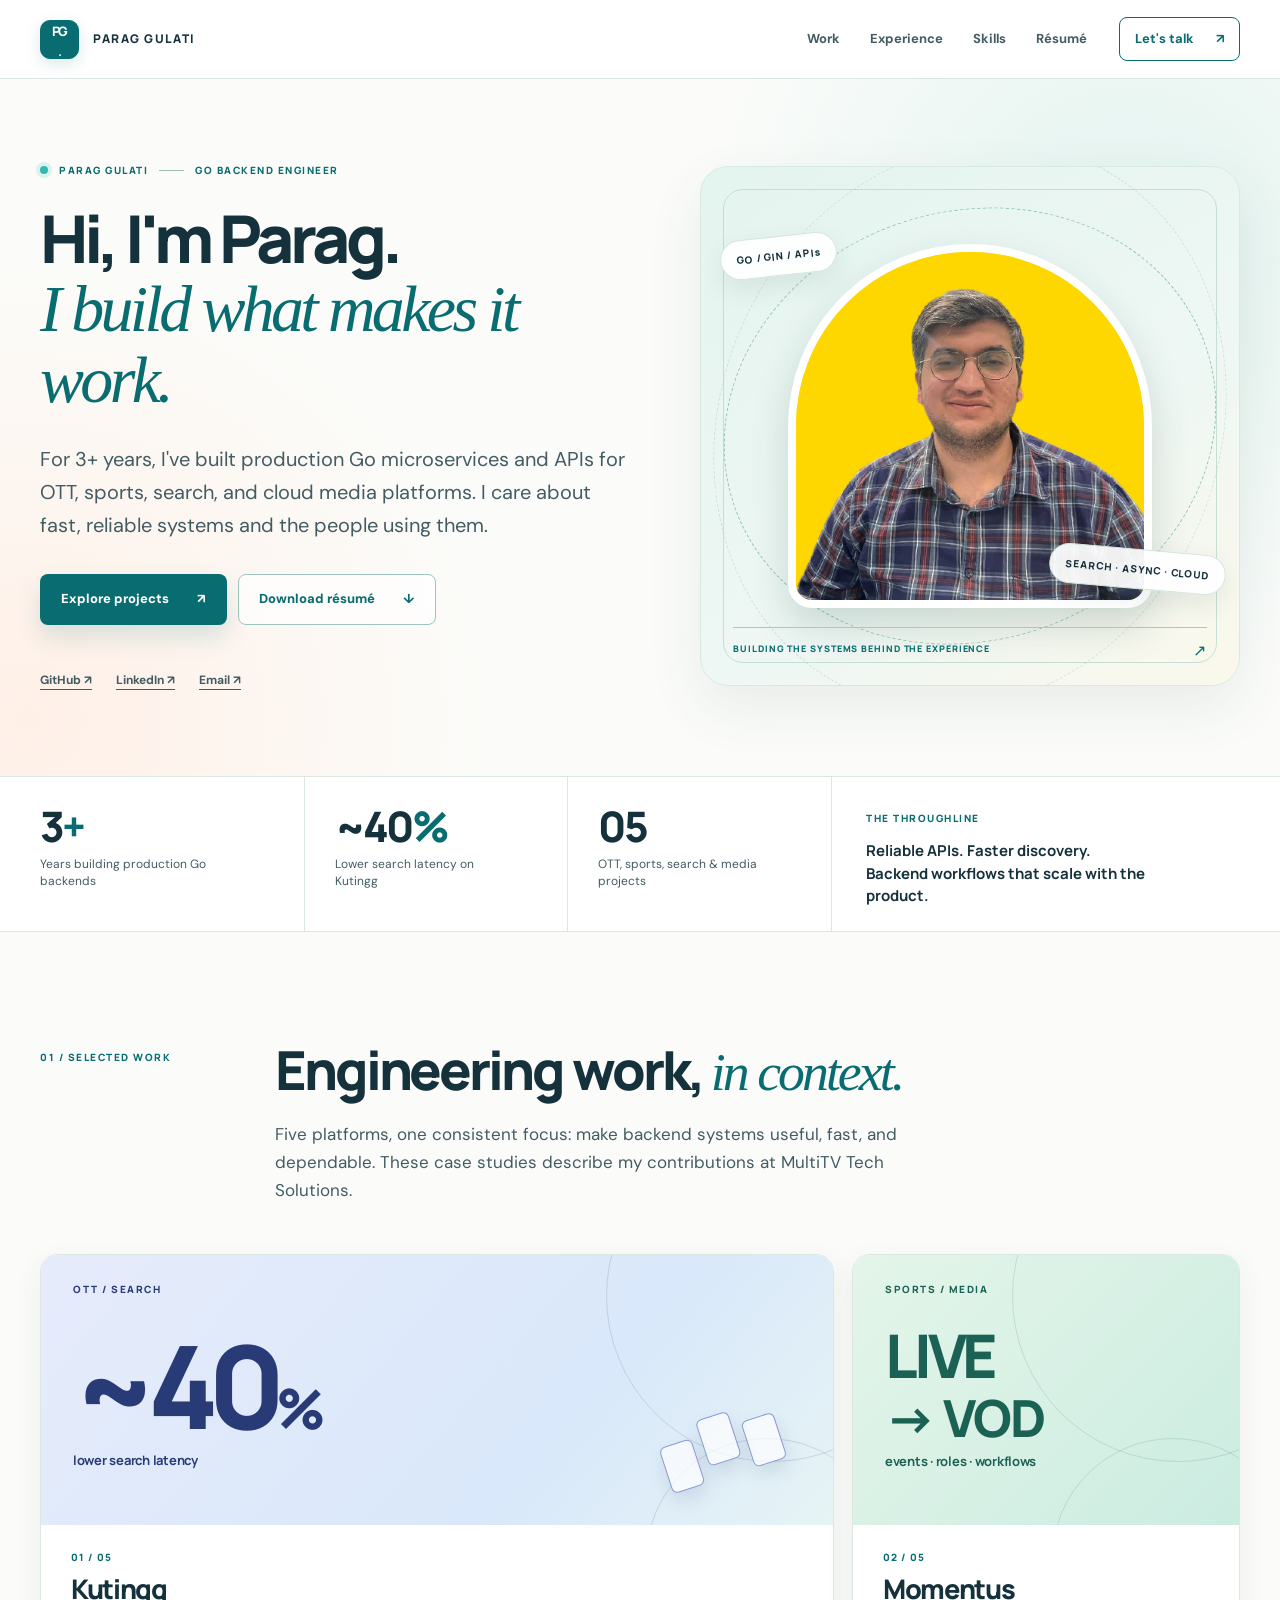
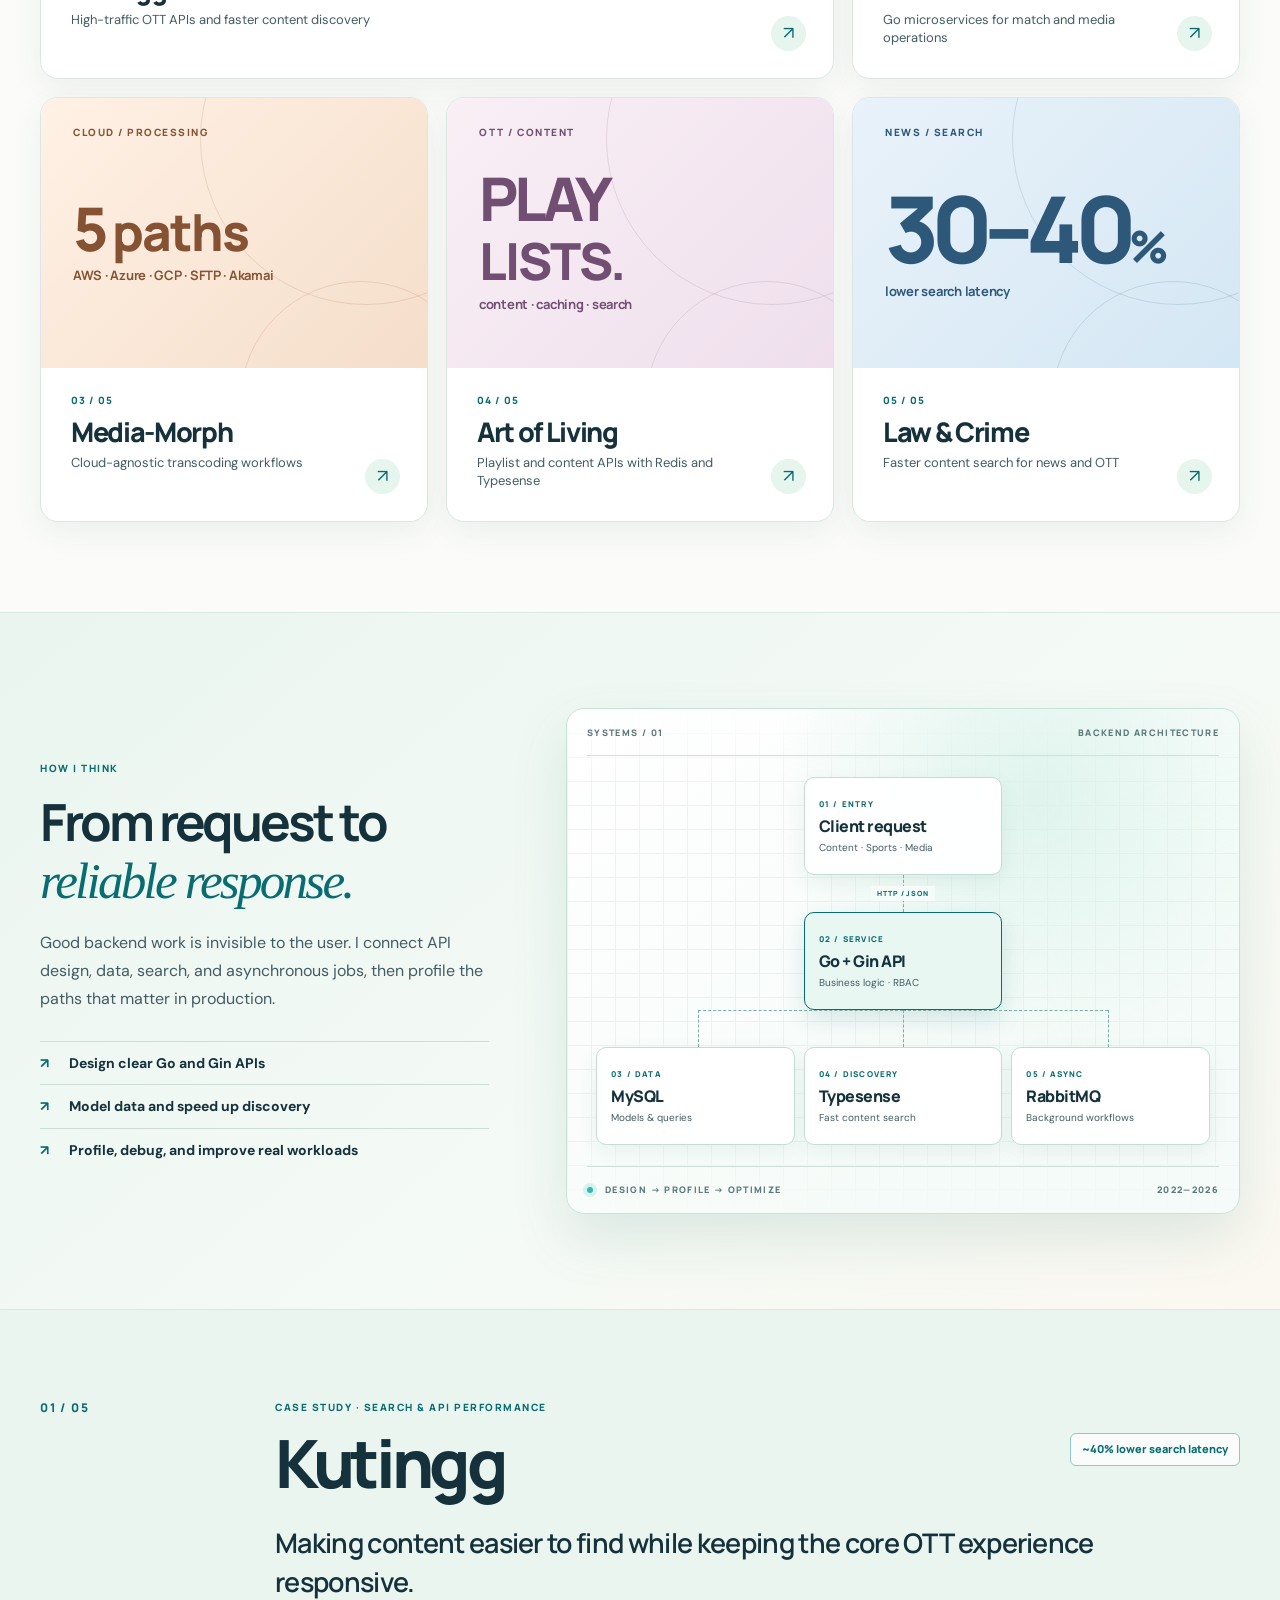
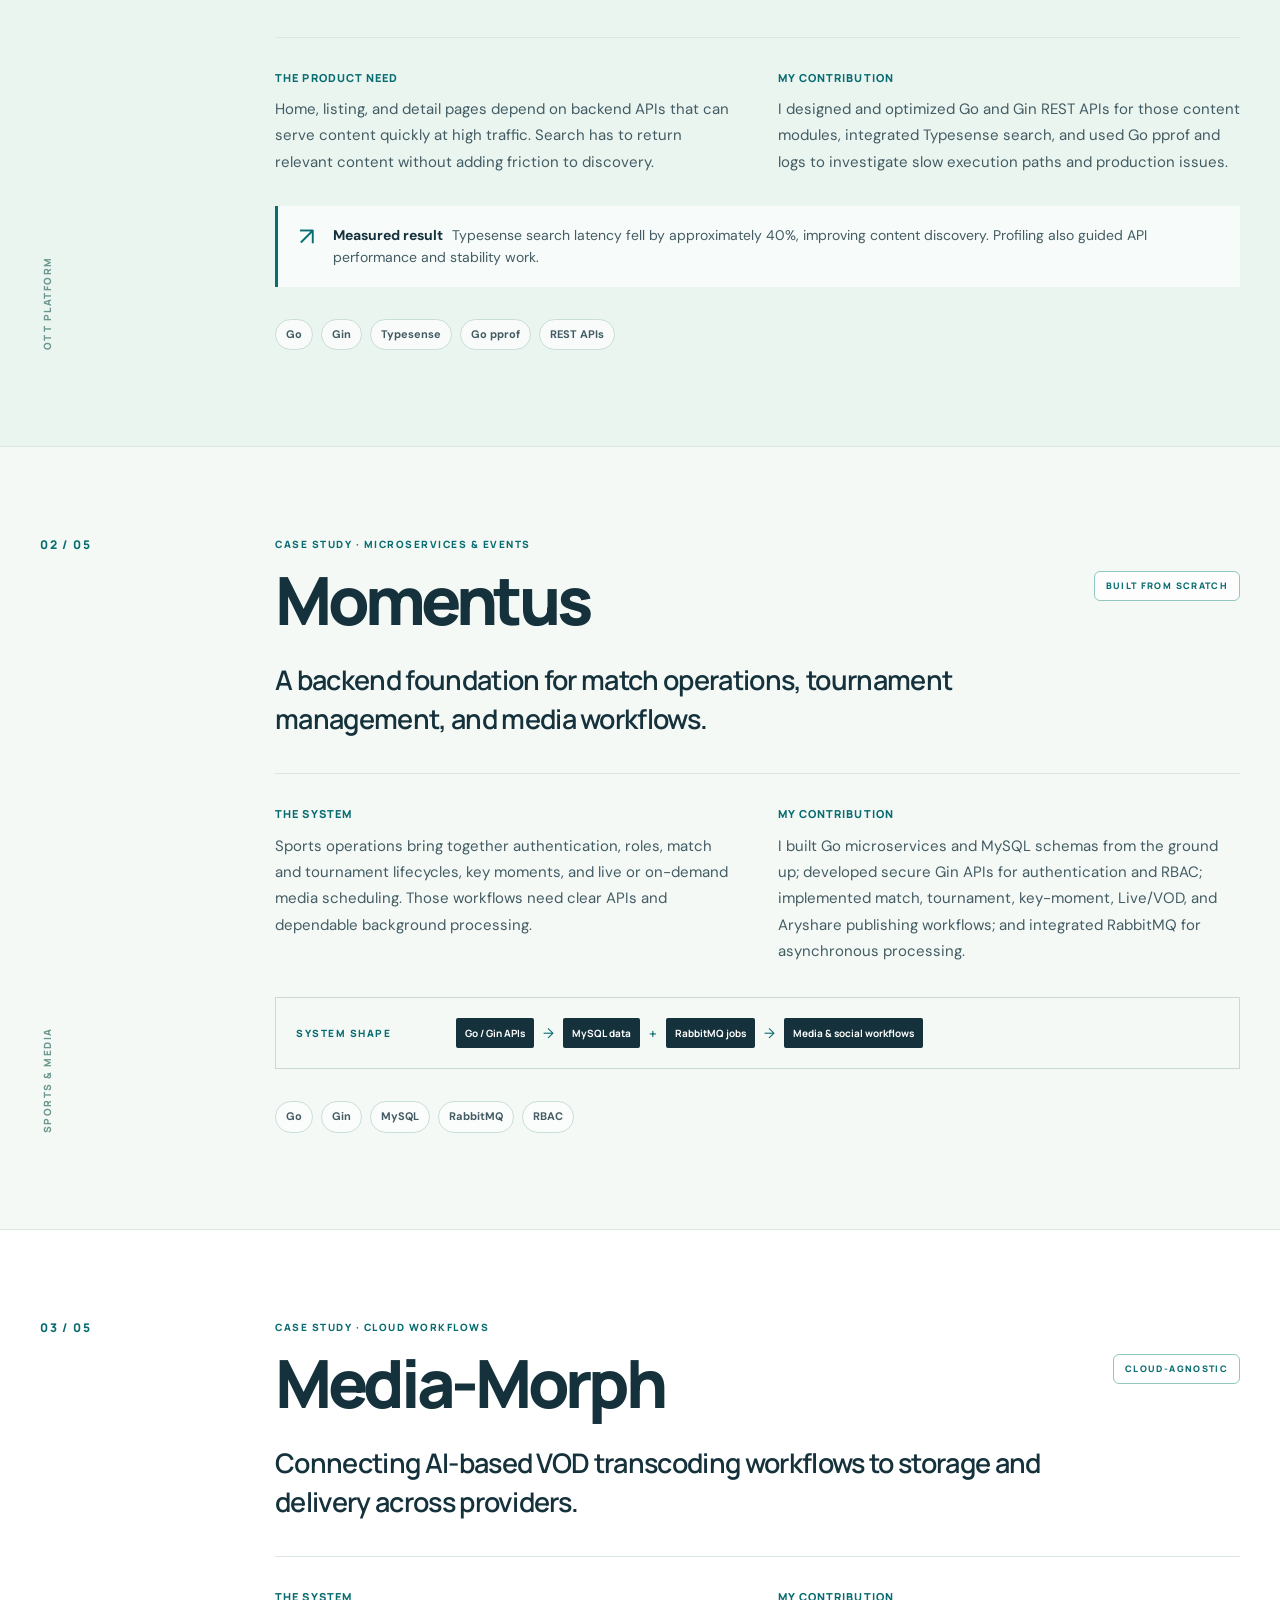
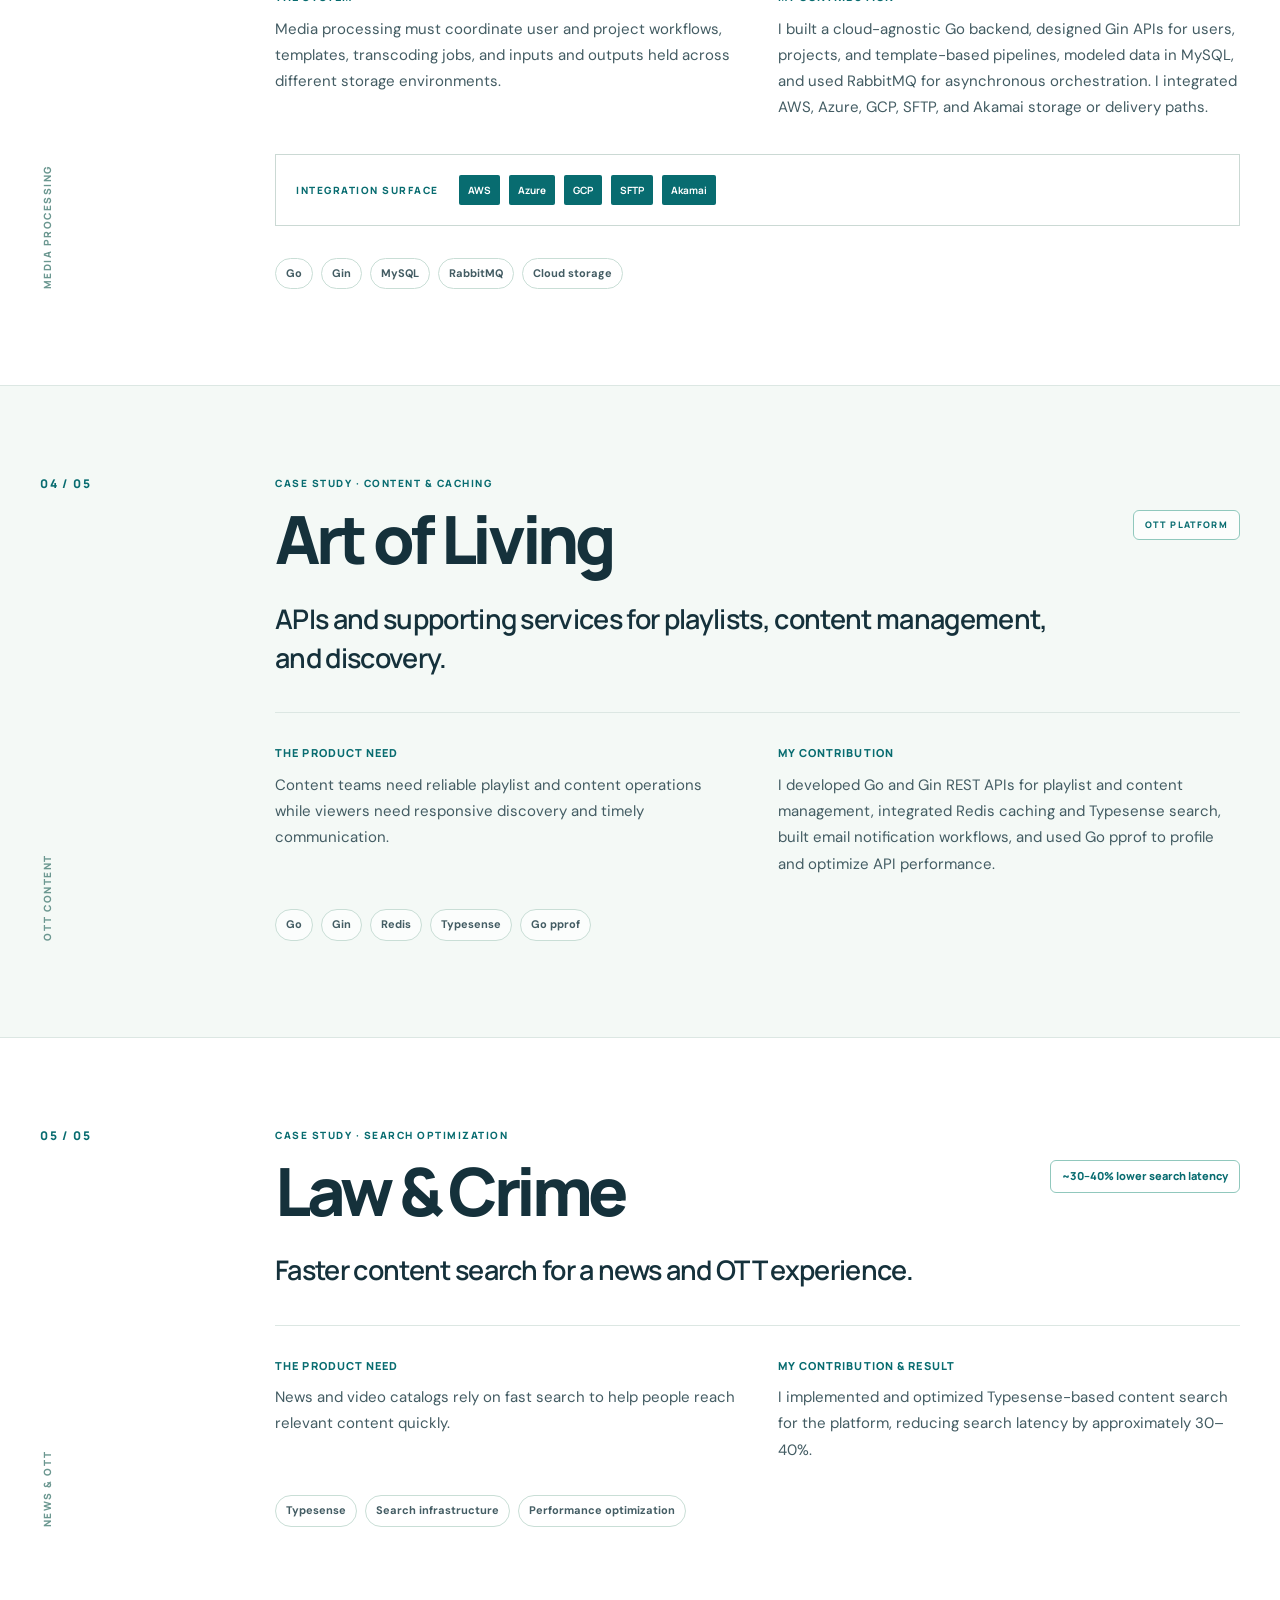
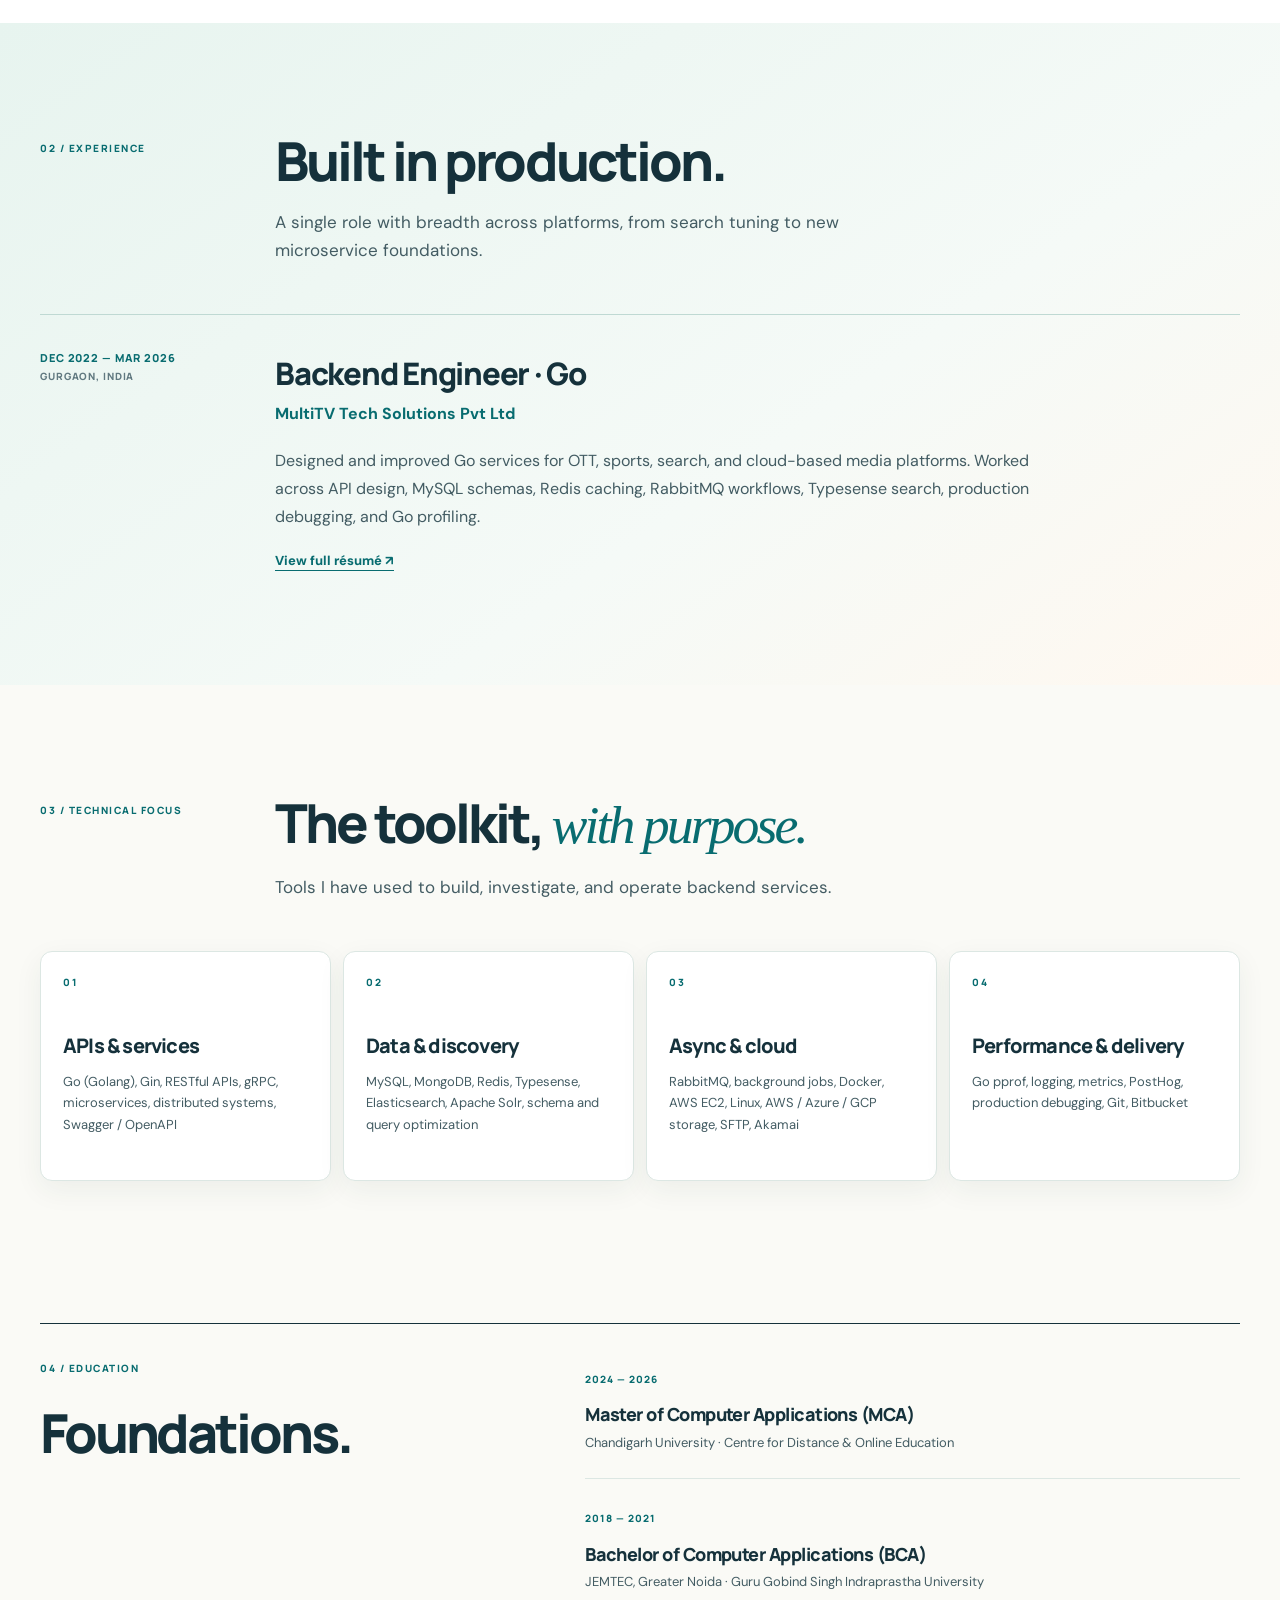
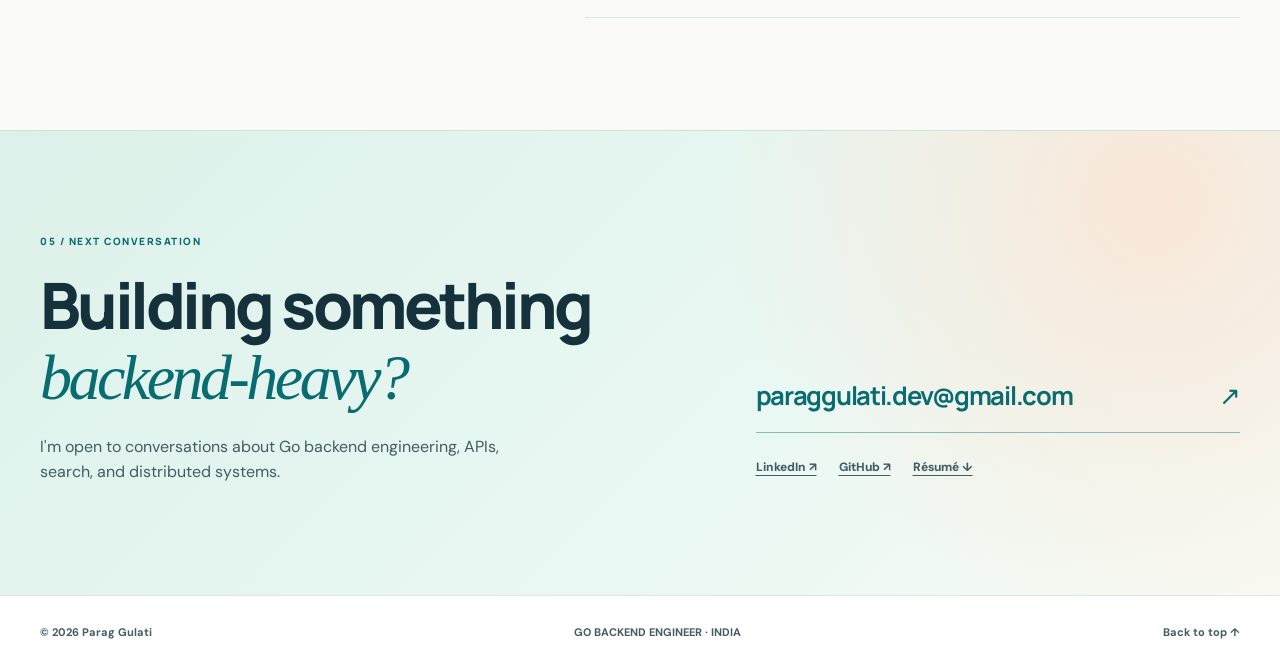
<file: index.html>
<!doctype html>
<html lang="en">
  <head>
    <meta charset="utf-8">
    <meta name="viewport" content="width=device-width, initial-scale=1">
    <meta name="theme-color" content="#fafaf6">
    <meta name="robots" content="index, follow, max-image-preview:large">
    <meta name="description" content="Parag Gulati is a Go backend engineer with 3+ years building production microservices, REST APIs, search and media workflows. Explore five project case studies and his resume.">
    <link rel="canonical" href="https://parag9990.github.io/ParagPortfolio/">
    <meta property="og:type" content="website">
    <meta property="og:title" content="Parag Gulati | Go Backend Engineer">
    <meta property="og:description" content="Go microservices, APIs, search, and media systems. Selected work and resume.">
    <meta property="og:url" content="https://parag9990.github.io/ParagPortfolio/">
    <meta property="og:image" content="https://parag9990.github.io/ParagPortfolio/social-preview.jpg">
    <meta property="og:image:width" content="1200">
    <meta property="og:image:height" content="630">
    <meta property="og:image:alt" content="Parag Gulati, Go backend engineer — portfolio and selected work">
    <meta name="twitter:card" content="summary_large_image">
    <meta name="twitter:title" content="Parag Gulati | Go Backend Engineer">
    <meta name="twitter:description" content="Go microservices, APIs, search, and media systems. Explore five project case studies.">
    <meta name="twitter:image" content="https://parag9990.github.io/ParagPortfolio/social-preview.jpg">
    <title>Parag Gulati | Go Backend Engineer</title>
    <link rel="icon" href="favicon.svg" type="image/svg+xml">
    <link rel="preconnect" href="https://fonts.googleapis.com">
    <link rel="preconnect" href="https://fonts.gstatic.com" crossorigin>
    <link href="https://fonts.googleapis.com/css2?family=DM+Sans:wght@400;500;600;700&family=Manrope:wght@400;500;600;700;800&display=swap" rel="stylesheet">
    <link rel="stylesheet" href="styles.css">
    <script type="application/ld+json">
      {
        "@context": "https://schema.org",
        "@type": "Person",
        "name": "Parag Gulati",
        "url": "https://parag9990.github.io/ParagPortfolio/",
        "image": "https://parag9990.github.io/ParagPortfolio/parag-gulati-avatar.png",
        "jobTitle": "Backend Engineer",
        "email": "mailto:paraggulati.dev@gmail.com",
        "sameAs": [
          "https://www.linkedin.com/in/parag-gulati-9b6647208/",
          "https://github.com/parag9990"
        ],
        "knowsAbout": ["Go", "Golang", "Microservices", "REST APIs", "Distributed Systems", "MySQL", "Redis", "RabbitMQ", "Typesense"]
      }
    </script>
  </head>
  <body>
    <a class="skip-link" href="#main">Skip to content</a>
    <header class="site-header">
      <div class="shell header-inner">
        <a class="wordmark" href="#top" aria-label="Parag Gulati, back to top"><span class="wordmark-mark" aria-hidden="true">PG<span>.</span></span><span class="wordmark-name">PARAG GULATI</span></a>
        <nav class="site-nav" aria-label="Main navigation">
          <a href="#work">Work</a>
          <a href="#experience">Experience</a>
          <a href="#skills">Skills</a>
          <a href="resume.html">Résumé</a>
        </nav>
        <a class="header-contact" href="mailto:paraggulati.dev@gmail.com">Let's talk <span aria-hidden="true">↗</span></a>
      </div>
    </header>

    <main id="main">
      <section id="top" class="hero" aria-labelledby="hero-title">
        <div class="shell hero-grid">
          <div class="hero-copy">
            <p class="eyebrow"><span class="status-dot" aria-hidden="true"></span> PARAG GULATI <span class="eyebrow-rule" aria-hidden="true"></span> GO BACKEND ENGINEER</p>
            <h1 id="hero-title">Hi, I'm Parag.<br><em>I build what makes it work.</em></h1>
            <p class="hero-lede">For 3+ years, I've built production Go microservices and APIs for OTT, sports, search, and cloud media platforms. I care about fast, reliable systems and the people using them.</p>
            <div class="hero-actions">
              <a class="button button-primary" href="#work">Explore projects <span aria-hidden="true">↗</span></a>
              <a class="button button-outline" href="Parag-Gulati-Backend-Engineer-Resume.pdf" download>Download résumé <span aria-hidden="true">↓</span></a>
            </div>
            <div class="hero-socials" aria-label="Contact links">
              <a href="https://github.com/parag9990">GitHub <span aria-hidden="true">↗</span></a>
              <a href="https://www.linkedin.com/in/parag-gulati-9b6647208/">LinkedIn <span aria-hidden="true">↗</span></a>
              <a href="mailto:paraggulati.dev@gmail.com">Email <span aria-hidden="true">↗</span></a>
            </div>
          </div>
          <div class="portrait-stage">
            <span class="portrait-orbit portrait-orbit-one" aria-hidden="true"></span>
            <span class="portrait-orbit portrait-orbit-two" aria-hidden="true"></span>
            <div class="portrait-frame"><img src="parag-gulati-avatar.png" alt="Parag Gulati, Go backend engineer" width="460" height="460" fetchpriority="high" decoding="async"></div>
            <span class="portrait-chip portrait-chip-top">GO / GIN / APIs</span>
            <span class="portrait-chip portrait-chip-bottom">SEARCH · ASYNC · CLOUD</span>
            <span class="portrait-caption">BUILDING THE SYSTEMS BEHIND THE EXPERIENCE <span aria-hidden="true">↗</span></span>
          </div>
        </div>
      </section>

      <section class="proof" aria-label="Career highlights">
        <div class="shell proof-grid">
          <div class="proof-item"><strong>3<span>+</span></strong><p>Years building production Go backends</p></div>
          <div class="proof-item"><strong>~40<span>%</span></strong><p>Lower search latency on Kutingg</p></div>
          <div class="proof-item"><strong>05</strong><p>OTT, sports, search &amp; media projects</p></div>
          <div class="proof-caption"><span class="tiny-label">THE THROUGHLINE</span><p>Reliable APIs. Faster discovery. Backend workflows that scale with the product.</p></div>
        </div>
      </section>

      <section id="work" class="section work-section" aria-labelledby="work-title">
        <div class="shell">
          <div class="section-heading">
            <p class="section-index">01 / SELECTED WORK</p>
            <div><h2 id="work-title">Engineering work, <em>in context.</em></h2><p>Five platforms, one consistent focus: make backend systems useful, fast, and dependable. These case studies describe my contributions at MultiTV Tech Solutions.</p></div>
          </div>
          <div class="project-grid" aria-label="Project index">
            <a class="project-card project-card-featured project-kutingg" href="#kutingg"><span class="project-art" aria-hidden="true"><span class="art-eyebrow">OTT / SEARCH</span><span class="art-large">~40<span>%</span></span><span class="art-detail">lower search latency</span><span class="art-dots"><i></i><i></i><i></i></span></span><span class="project-card-copy"><span class="project-no">01 / 05</span><strong>Kutingg</strong><small>High-traffic OTT APIs and faster content discovery</small><span class="project-arrow" aria-hidden="true">↗</span></span></a>
            <a class="project-card project-momentus" href="#momentus"><span class="project-art" aria-hidden="true"><span class="art-eyebrow">SPORTS / MEDIA</span><span class="art-large art-words">LIVE<br><span>→ VOD</span></span><span class="art-detail">events · roles · workflows</span></span><span class="project-card-copy"><span class="project-no">02 / 05</span><strong>Momentus</strong><small>Go microservices for match and media operations</small><span class="project-arrow" aria-hidden="true">↗</span></span></a>
            <a class="project-card project-media" href="#media-morph"><span class="project-art" aria-hidden="true"><span class="art-eyebrow">CLOUD / PROCESSING</span><span class="art-large art-words">5<span> paths</span></span><span class="art-detail">AWS · Azure · GCP · SFTP · Akamai</span></span><span class="project-card-copy"><span class="project-no">03 / 05</span><strong>Media-Morph</strong><small>Cloud-agnostic transcoding workflows</small><span class="project-arrow" aria-hidden="true">↗</span></span></a>
            <a class="project-card project-aol" href="#art-of-living"><span class="project-art" aria-hidden="true"><span class="art-eyebrow">OTT / CONTENT</span><span class="art-large art-words">PLAY<br><span>LISTS.</span></span><span class="art-detail">content · caching · search</span></span><span class="project-card-copy"><span class="project-no">04 / 05</span><strong>Art of Living</strong><small>Playlist and content APIs with Redis and Typesense</small><span class="project-arrow" aria-hidden="true">↗</span></span></a>
            <a class="project-card project-law" href="#law-and-crime"><span class="project-art" aria-hidden="true"><span class="art-eyebrow">NEWS / SEARCH</span><span class="art-large">30–40<span>%</span></span><span class="art-detail">lower search latency</span></span><span class="project-card-copy"><span class="project-no">05 / 05</span><strong>Law &amp; Crime</strong><small>Faster content search for news and OTT</small><span class="project-arrow" aria-hidden="true">↗</span></span></a>
          </div>
        </div>
      </section>

      <section class="systems-section" aria-labelledby="systems-title">
        <div class="shell systems-grid">
          <div class="systems-copy"><p class="section-index">HOW I THINK</p><h2 id="systems-title">From request to <em>reliable response.</em></h2><p>Good backend work is invisible to the user. I connect API design, data, search, and asynchronous jobs, then profile the paths that matter in production.</p><ul><li>Design clear Go and Gin APIs</li><li>Model data and speed up discovery</li><li>Profile, debug, and improve real workloads</li></ul></div>
          <div class="hero-visual" aria-label="Illustration of a Go API connecting requests, MySQL, Typesense, and RabbitMQ" role="img">
            <div class="visual-topline"><span>SYSTEMS / 01</span><span>BACKEND ARCHITECTURE</span></div>
            <div class="visual-grid" aria-hidden="true">
              <div class="flow-node node-request"><span class="node-kicker">01 / ENTRY</span><strong>Client request</strong><small>Content · Sports · Media</small></div>
              <div class="flow-link flow-link-a"><span>HTTP / JSON</span></div>
              <div class="flow-node node-api"><span class="node-kicker">02 / SERVICE</span><strong>Go + Gin API</strong><small>Business logic · RBAC</small></div>
              <div class="flow-branch"><i></i><i></i><i></i></div>
              <div class="flow-node node-mysql"><span class="node-kicker">03 / DATA</span><strong>MySQL</strong><small>Models &amp; queries</small></div>
              <div class="flow-node node-search"><span class="node-kicker">04 / DISCOVERY</span><strong>Typesense</strong><small>Fast content search</small></div>
              <div class="flow-node node-queue"><span class="node-kicker">05 / ASYNC</span><strong>RabbitMQ</strong><small>Background workflows</small></div>
            </div>
            <div class="visual-bottomline"><span class="visual-pulse" aria-hidden="true"></span><span>DESIGN → PROFILE → OPTIMIZE</span><span>2022—2026</span></div>
          </div>
        </div>
      </section>

      <section id="kutingg" class="case-study case-featured" aria-labelledby="kutingg-title">
        <div class="shell case-grid">
          <div class="case-rail"><span class="case-number">01 / 05</span><span class="case-vertical">OTT PLATFORM</span></div>
          <div class="case-main">
            <div class="case-head"><div><p class="case-type">CASE STUDY · SEARCH &amp; API PERFORMANCE</p><h3 id="kutingg-title">Kutingg</h3></div><span class="impact-badge">~40% lower search latency</span></div>
            <p class="case-intro">Making content easier to find while keeping the core OTT experience responsive.</p>
            <div class="case-columns">
              <div><h4>The product need</h4><p>Home, listing, and detail pages depend on backend APIs that can serve content quickly at high traffic. Search has to return relevant content without adding friction to discovery.</p></div>
              <div><h4>My contribution</h4><p>I designed and optimized Go and Gin REST APIs for those content modules, integrated Typesense search, and used Go pprof and logs to investigate slow execution paths and production issues.</p></div>
            </div>
            <div class="case-outcome"><span class="outcome-icon" aria-hidden="true">↗</span><p><strong>Measured result</strong> Typesense search latency fell by approximately 40%, improving content discovery. Profiling also guided API performance and stability work.</p></div>
            <ul class="tag-list" aria-label="Technologies"><li>Go</li><li>Gin</li><li>Typesense</li><li>Go pprof</li><li>REST APIs</li></ul>
          </div>
        </div>
      </section>

      <section id="momentus" class="case-study case-tint" aria-labelledby="momentus-title">
        <div class="shell case-grid">
          <div class="case-rail"><span class="case-number">02 / 05</span><span class="case-vertical">SPORTS &amp; MEDIA</span></div>
          <div class="case-main">
            <div class="case-head"><div><p class="case-type">CASE STUDY · MICROSERVICES &amp; EVENTS</p><h3 id="momentus-title">Momentus</h3></div><span class="case-side-note">BUILT FROM SCRATCH</span></div>
            <p class="case-intro">A backend foundation for match operations, tournament management, and media workflows.</p>
            <div class="case-columns">
              <div><h4>The system</h4><p>Sports operations bring together authentication, roles, match and tournament lifecycles, key moments, and live or on-demand media scheduling. Those workflows need clear APIs and dependable background processing.</p></div>
              <div><h4>My contribution</h4><p>I built Go microservices and MySQL schemas from the ground up; developed secure Gin APIs for authentication and RBAC; implemented match, tournament, key-moment, Live/VOD, and Aryshare publishing workflows; and integrated RabbitMQ for asynchronous processing.</p></div>
            </div>
            <div class="architecture"><span class="tiny-label">SYSTEM SHAPE</span><div class="architecture-flow"><span>Go / Gin APIs</span><i aria-hidden="true">→</i><span>MySQL data</span><i aria-hidden="true">+</i><span>RabbitMQ jobs</span><i aria-hidden="true">→</i><span>Media &amp; social workflows</span></div></div>
            <ul class="tag-list" aria-label="Technologies"><li>Go</li><li>Gin</li><li>MySQL</li><li>RabbitMQ</li><li>RBAC</li></ul>
          </div>
        </div>
      </section>

      <section id="media-morph" class="case-study" aria-labelledby="media-morph-title">
        <div class="shell case-grid">
          <div class="case-rail"><span class="case-number">03 / 05</span><span class="case-vertical">MEDIA PROCESSING</span></div>
          <div class="case-main">
            <div class="case-head"><div><p class="case-type">CASE STUDY · CLOUD WORKFLOWS</p><h3 id="media-morph-title">Media-Morph</h3></div><span class="case-side-note">CLOUD-AGNOSTIC</span></div>
            <p class="case-intro">Connecting AI-based VOD transcoding workflows to storage and delivery across providers.</p>
            <div class="case-columns">
              <div><h4>The system</h4><p>Media processing must coordinate user and project workflows, templates, transcoding jobs, and inputs and outputs held across different storage environments.</p></div>
              <div><h4>My contribution</h4><p>I built a cloud-agnostic Go backend, designed Gin APIs for users, projects, and template-based pipelines, modeled data in MySQL, and used RabbitMQ for asynchronous orchestration. I integrated AWS, Azure, GCP, SFTP, and Akamai storage or delivery paths.</p></div>
            </div>
            <div class="architecture"><span class="tiny-label">INTEGRATION SURFACE</span><div class="architecture-flow architecture-flow-wrap"><span>AWS</span><span>Azure</span><span>GCP</span><span>SFTP</span><span>Akamai</span></div></div>
            <ul class="tag-list" aria-label="Technologies"><li>Go</li><li>Gin</li><li>MySQL</li><li>RabbitMQ</li><li>Cloud storage</li></ul>
          </div>
        </div>
      </section>

      <section id="art-of-living" class="case-study case-tint" aria-labelledby="aol-title">
        <div class="shell case-grid">
          <div class="case-rail"><span class="case-number">04 / 05</span><span class="case-vertical">OTT CONTENT</span></div>
          <div class="case-main">
            <div class="case-head"><div><p class="case-type">CASE STUDY · CONTENT &amp; CACHING</p><h3 id="aol-title">Art of Living</h3></div><span class="case-side-note">OTT PLATFORM</span></div>
            <p class="case-intro">APIs and supporting services for playlists, content management, and discovery.</p>
            <div class="case-columns">
              <div><h4>The product need</h4><p>Content teams need reliable playlist and content operations while viewers need responsive discovery and timely communication.</p></div>
              <div><h4>My contribution</h4><p>I developed Go and Gin REST APIs for playlist and content management, integrated Redis caching and Typesense search, built email notification workflows, and used Go pprof to profile and optimize API performance.</p></div>
            </div>
            <ul class="tag-list" aria-label="Technologies"><li>Go</li><li>Gin</li><li>Redis</li><li>Typesense</li><li>Go pprof</li></ul>
          </div>
        </div>
      </section>

      <section id="law-and-crime" class="case-study" aria-labelledby="law-title">
        <div class="shell case-grid">
          <div class="case-rail"><span class="case-number">05 / 05</span><span class="case-vertical">NEWS &amp; OTT</span></div>
          <div class="case-main">
            <div class="case-head"><div><p class="case-type">CASE STUDY · SEARCH OPTIMIZATION</p><h3 id="law-title">Law &amp; Crime</h3></div><span class="impact-badge">~30–40% lower search latency</span></div>
            <p class="case-intro">Faster content search for a news and OTT experience.</p>
            <div class="case-columns">
              <div><h4>The product need</h4><p>News and video catalogs rely on fast search to help people reach relevant content quickly.</p></div>
              <div><h4>My contribution &amp; result</h4><p>I implemented and optimized Typesense-based content search for the platform, reducing search latency by approximately 30–40%.</p></div>
            </div>
            <ul class="tag-list" aria-label="Technologies"><li>Typesense</li><li>Search infrastructure</li><li>Performance optimization</li></ul>
          </div>
        </div>
      </section>

      <section id="experience" class="section experience-section" aria-labelledby="experience-title">
        <div class="shell">
          <div class="section-heading"><p class="section-index">02 / EXPERIENCE</p><div><h2 id="experience-title">Built in production.</h2><p>A single role with breadth across platforms, from search tuning to new microservice foundations.</p></div></div>
          <div class="experience-card"><div class="experience-date">DEC 2022 — MAR 2026<br><span>GURGAON, INDIA</span></div><div><h3>Backend Engineer · Go</h3><p class="experience-company">MultiTV Tech Solutions Pvt Ltd</p><p>Designed and improved Go services for OTT, sports, search, and cloud-based media platforms. Worked across API design, MySQL schemas, Redis caching, RabbitMQ workflows, Typesense search, production debugging, and Go profiling.</p><a class="text-link" href="resume.html">View full résumé <span aria-hidden="true">↗</span></a></div></div>
        </div>
      </section>

      <section id="skills" class="section skills-section" aria-labelledby="skills-title">
        <div class="shell">
          <div class="section-heading"><p class="section-index">03 / TECHNICAL FOCUS</p><div><h2 id="skills-title">The toolkit, <em>with purpose.</em></h2><p>Tools I have used to build, investigate, and operate backend services.</p></div></div>
          <div class="skill-grid">
            <div class="skill-card"><span class="skill-card-no">01</span><h3>APIs &amp; services</h3><p>Go (Golang), Gin, RESTful APIs, gRPC, microservices, distributed systems, Swagger / OpenAPI</p></div>
            <div class="skill-card"><span class="skill-card-no">02</span><h3>Data &amp; discovery</h3><p>MySQL, MongoDB, Redis, Typesense, Elasticsearch, Apache Solr, schema and query optimization</p></div>
            <div class="skill-card"><span class="skill-card-no">03</span><h3>Async &amp; cloud</h3><p>RabbitMQ, background jobs, Docker, AWS EC2, Linux, AWS / Azure / GCP storage, SFTP, Akamai</p></div>
            <div class="skill-card"><span class="skill-card-no">04</span><h3>Performance &amp; delivery</h3><p>Go pprof, logging, metrics, PostHog, production debugging, Git, Bitbucket</p></div>
          </div>
        </div>
      </section>

      <section class="section education-section" aria-labelledby="education-title">
        <div class="shell education-grid"><div><p class="section-index">04 / EDUCATION</p><h2 id="education-title">Foundations.</h2></div><div class="education-list"><div><span>2024 — 2026</span><h3>Master of Computer Applications (MCA)</h3><p>Chandigarh University · Centre for Distance &amp; Online Education</p></div><div><span>2018 — 2021</span><h3>Bachelor of Computer Applications (BCA)</h3><p>JEMTEC, Greater Noida · Guru Gobind Singh Indraprastha University</p></div></div></div>
      </section>

      <section id="contact" class="contact-section" aria-labelledby="contact-title">
        <div class="shell contact-grid"><div><p class="section-index">05 / NEXT CONVERSATION</p><h2 id="contact-title">Building something<br><em>backend-heavy?</em></h2><p>I'm open to conversations about Go backend engineering, APIs, search, and distributed systems.</p></div><div class="contact-actions"><a href="mailto:paraggulati.dev@gmail.com" class="contact-email">paraggulati.dev@gmail.com <span aria-hidden="true">↗</span></a><div class="contact-links"><a href="https://www.linkedin.com/in/parag-gulati-9b6647208/">LinkedIn ↗</a><a href="https://github.com/parag9990">GitHub ↗</a><a href="Parag-Gulati-Backend-Engineer-Resume.pdf" download>Résumé ↓</a></div></div></div>
      </section>
    </main>

    <footer class="site-footer"><div class="shell footer-inner"><span>© 2026 Parag Gulati</span><span>GO BACKEND ENGINEER · INDIA</span><a href="#top">Back to top ↑</a></div></footer>
  </body>
</html>
</file>
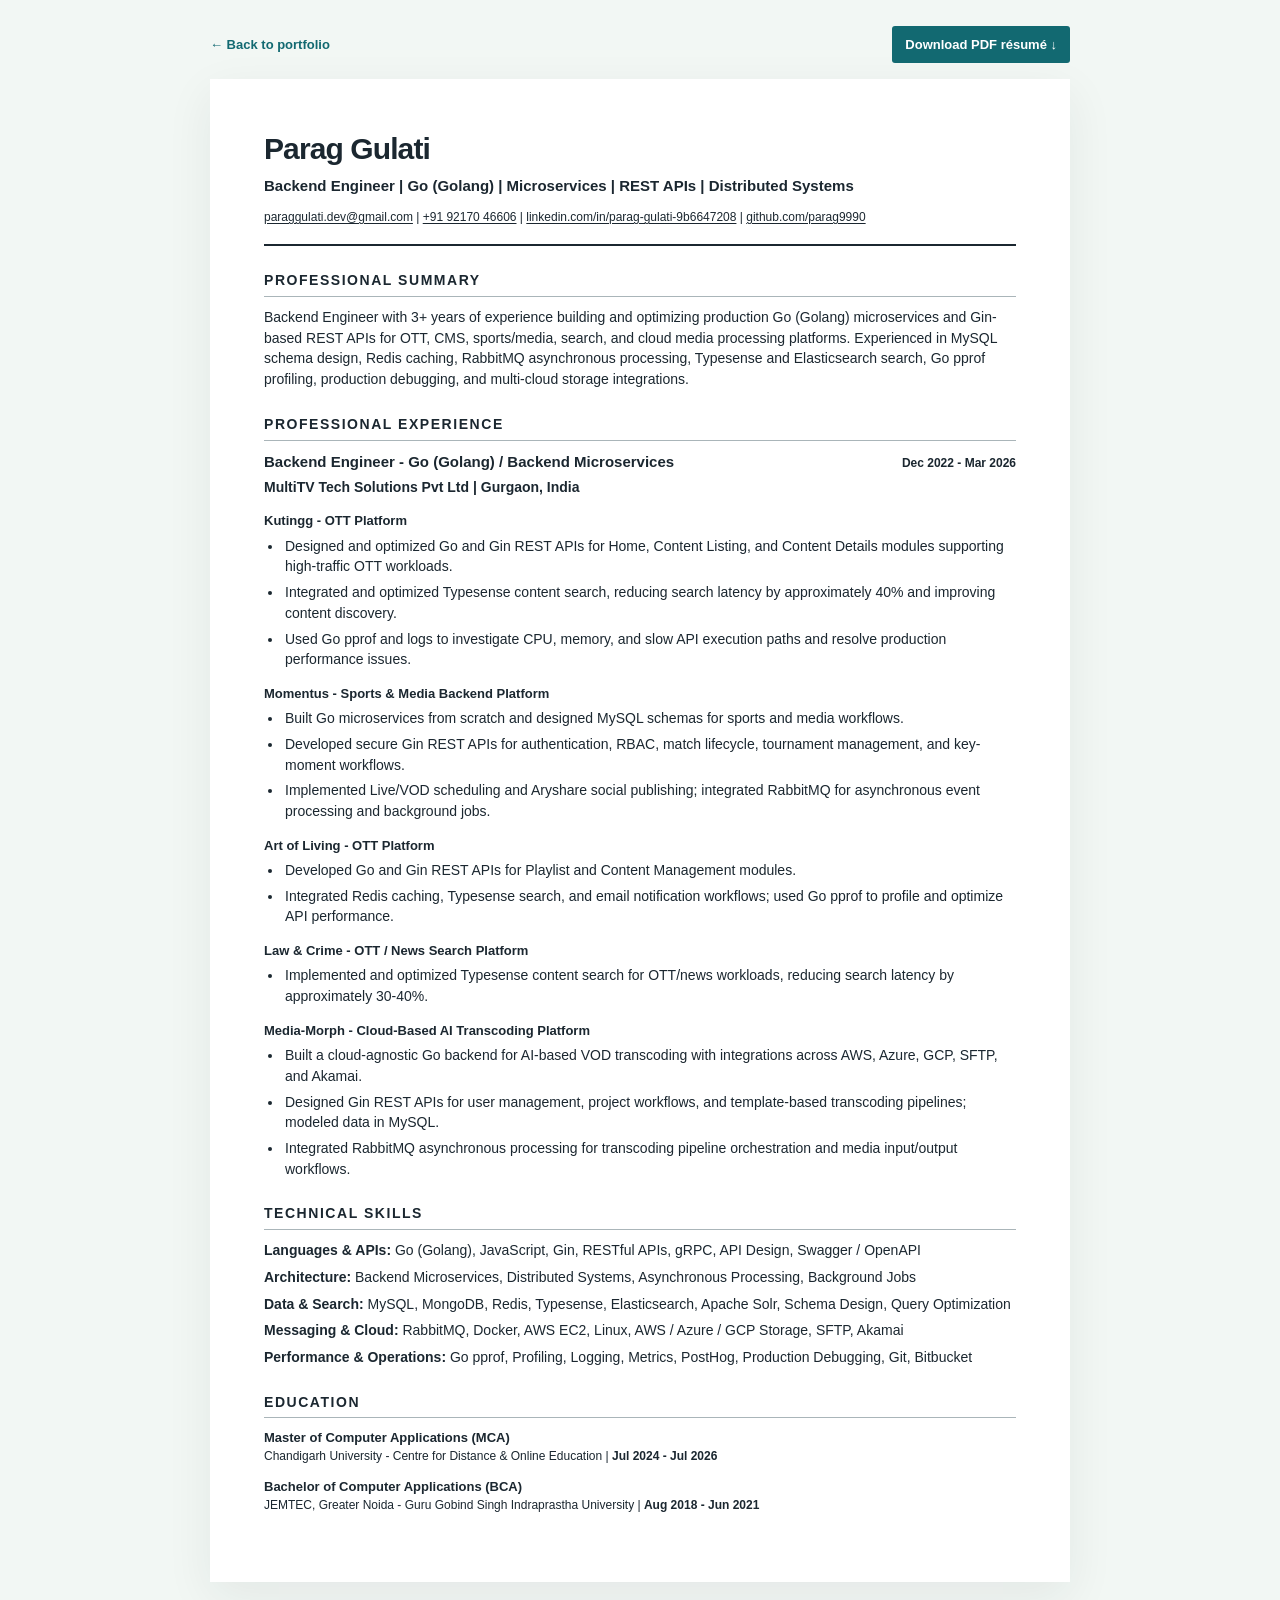
<file: resume.html>
<!doctype html>
<html lang="en">
  <head>
    <meta charset="utf-8">
    <meta name="viewport" content="width=device-width, initial-scale=1">
    <meta name="theme-color" content="#ffffff">
    <meta name="description" content="ATS-friendly resume for Parag Gulati, Go backend engineer.">
    <link rel="canonical" href="https://parag9990.github.io/ParagPortfolio/resume.html">
    <meta property="og:type" content="profile">
    <meta property="og:title" content="Parag Gulati | Go Backend Engineer Résumé">
    <meta property="og:description" content="Production Go microservices, REST APIs, search, and media systems. Read or download Parag Gulati's résumé.">
    <meta property="og:url" content="https://parag9990.github.io/ParagPortfolio/resume.html">
    <meta property="og:image" content="https://parag9990.github.io/ParagPortfolio/social-preview.jpg">
    <title>Résumé | Parag Gulati</title>
    <link rel="icon" href="favicon.svg" type="image/svg+xml">
    <style>
      :root { font-family: Arial, Helvetica, sans-serif; color: #1b2730; background: #f2f7f4; }
      * { box-sizing: border-box; }
      body { margin: 0; line-height: 1.48; font-size: 14px; }
      a { color: #126971; text-underline-offset: 2px; }
      a:focus-visible { outline: 2px solid #126971; outline-offset: 3px; }
      .toolbar { max-width: 860px; margin: 26px auto 16px; display: flex; flex-wrap: wrap; justify-content: space-between; gap: 12px; align-items: center; }
      .toolbar a { font-size: 13px; font-weight: 700; text-decoration: none; }
      .toolbar .download { padding: 9px 13px; color: white; background: #126971; border-radius: 3px; }
      main { max-width: 860px; margin: 0 auto 45px; padding: 48px 54px 56px; background: white; box-shadow: 0 15px 45px #1b273012; }
      header { padding-bottom: 17px; border-bottom: 2px solid #1b2730; }
      h1, h2, h3, p { margin-top: 0; }
      h1 { margin-bottom: 3px; font-size: 30px; letter-spacing: -.03em; }
      .headline { margin-bottom: 10px; font-size: 15px; font-weight: 700; }
      .contact { margin: 0; font-size: 12px; line-height: 1.7; }
      .contact a { color: inherit; }
      section { margin-top: 24px; }
      h2 { margin-bottom: 10px; padding-bottom: 5px; border-bottom: 1px solid #aab5b9; font-size: 14px; font-weight: 800; letter-spacing: .11em; text-transform: uppercase; }
      h3 { margin: 0 0 4px; font-size: 15px; }
      .job-head { display: flex; justify-content: space-between; gap: 15px; align-items: baseline; }
      .job-head span { flex: 0 0 auto; font-size: 12px; font-weight: 700; }
      .company { margin: 0 0 11px; font-weight: 700; }
      .project { margin-top: 14px; }
      .project h3 { font-size: 13px; }
      p { margin-bottom: 8px; }
      ul { margin: 5px 0 0; padding-left: 19px; }
      li { margin-bottom: 5px; padding-left: 2px; }
      .skill-row { margin-bottom: 6px; }
      .skill-row strong { font-weight: 700; }
      .education-item { margin-bottom: 12px; }
      .education-item h3 { margin: 0; font-size: 13px; }
      .education-item p { margin: 0; font-size: 12px; }
      .education-item .date { font-weight: 700; }
      @media (max-width: 900px) { .toolbar, main { margin-left: 18px; margin-right: 18px; } }
      @media (max-width: 600px) { main { padding: 28px 23px; } .job-head { display: block; } .job-head span { display: block; margin-bottom: 4px; } }
      @media print { :root { background: white; } body { font-size: 10pt; line-height: 1.35; } .toolbar { display: none; } main { max-width: none; margin: 0; padding: 0; box-shadow: none; } header { padding-bottom: 10px; } section { margin-top: 14px; } .project { margin-top: 9px; break-inside: avoid; } li { margin-bottom: 3px; } h1 { font-size: 23pt; } h2 { font-size: 10pt; } h3 { font-size: 10pt; } a { color: inherit; text-decoration: none; } @page { size: A4; margin: 16mm 17mm; } }
    </style>
  </head>
  <body>
    <nav class="toolbar" aria-label="Résumé actions"><a href="index.html">← Back to portfolio</a><a class="download" href="Parag-Gulati-Backend-Engineer-Resume.pdf" download>Download PDF résumé ↓</a></nav>
    <main>
      <header>
        <h1>Parag Gulati</h1>
        <p class="headline">Backend Engineer | Go (Golang) | Microservices | REST APIs | Distributed Systems</p>
        <p class="contact"><a href="mailto:paraggulati.dev@gmail.com">paraggulati.dev@gmail.com</a> | <a href="tel:+919217046606">+91 92170 46606</a> | <a href="https://www.linkedin.com/in/parag-gulati-9b6647208/">linkedin.com/in/parag-gulati-9b6647208</a> | <a href="https://github.com/parag9990">github.com/parag9990</a></p>
      </header>
      <section aria-labelledby="summary"><h2 id="summary">Professional Summary</h2><p>Backend Engineer with 3+ years of experience building and optimizing production Go (Golang) microservices and Gin-based REST APIs for OTT, CMS, sports/media, search, and cloud media processing platforms. Experienced in MySQL schema design, Redis caching, RabbitMQ asynchronous processing, Typesense and Elasticsearch search, Go pprof profiling, production debugging, and multi-cloud storage integrations.</p></section>
      <section aria-labelledby="experience"><h2 id="experience">Professional Experience</h2><div class="job-head"><h3>Backend Engineer - Go (Golang) / Backend Microservices</h3><span>Dec 2022 - Mar 2026</span></div><p class="company">MultiTV Tech Solutions Pvt Ltd | Gurgaon, India</p>
        <div class="project"><h3>Kutingg - OTT Platform</h3><ul><li>Designed and optimized Go and Gin REST APIs for Home, Content Listing, and Content Details modules supporting high-traffic OTT workloads.</li><li>Integrated and optimized Typesense content search, reducing search latency by approximately 40% and improving content discovery.</li><li>Used Go pprof and logs to investigate CPU, memory, and slow API execution paths and resolve production performance issues.</li></ul></div>
        <div class="project"><h3>Momentus - Sports &amp; Media Backend Platform</h3><ul><li>Built Go microservices from scratch and designed MySQL schemas for sports and media workflows.</li><li>Developed secure Gin REST APIs for authentication, RBAC, match lifecycle, tournament management, and key-moment workflows.</li><li>Implemented Live/VOD scheduling and Aryshare social publishing; integrated RabbitMQ for asynchronous event processing and background jobs.</li></ul></div>
        <div class="project"><h3>Art of Living - OTT Platform</h3><ul><li>Developed Go and Gin REST APIs for Playlist and Content Management modules.</li><li>Integrated Redis caching, Typesense search, and email notification workflows; used Go pprof to profile and optimize API performance.</li></ul></div>
        <div class="project"><h3>Law &amp; Crime - OTT / News Search Platform</h3><ul><li>Implemented and optimized Typesense content search for OTT/news workloads, reducing search latency by approximately 30-40%.</li></ul></div>
        <div class="project"><h3>Media-Morph - Cloud-Based AI Transcoding Platform</h3><ul><li>Built a cloud-agnostic Go backend for AI-based VOD transcoding with integrations across AWS, Azure, GCP, SFTP, and Akamai.</li><li>Designed Gin REST APIs for user management, project workflows, and template-based transcoding pipelines; modeled data in MySQL.</li><li>Integrated RabbitMQ asynchronous processing for transcoding pipeline orchestration and media input/output workflows.</li></ul></div>
      </section>
      <section aria-labelledby="skills"><h2 id="skills">Technical Skills</h2><p class="skill-row"><strong>Languages &amp; APIs:</strong> Go (Golang), JavaScript, Gin, RESTful APIs, gRPC, API Design, Swagger / OpenAPI</p><p class="skill-row"><strong>Architecture:</strong> Backend Microservices, Distributed Systems, Asynchronous Processing, Background Jobs</p><p class="skill-row"><strong>Data &amp; Search:</strong> MySQL, MongoDB, Redis, Typesense, Elasticsearch, Apache Solr, Schema Design, Query Optimization</p><p class="skill-row"><strong>Messaging &amp; Cloud:</strong> RabbitMQ, Docker, AWS EC2, Linux, AWS / Azure / GCP Storage, SFTP, Akamai</p><p class="skill-row"><strong>Performance &amp; Operations:</strong> Go pprof, Profiling, Logging, Metrics, PostHog, Production Debugging, Git, Bitbucket</p></section>
      <section aria-labelledby="education"><h2 id="education">Education</h2><div class="education-item"><h3>Master of Computer Applications (MCA)</h3><p>Chandigarh University - Centre for Distance &amp; Online Education | <span class="date">Jul 2024 - Jul 2026</span></p></div><div class="education-item"><h3>Bachelor of Computer Applications (BCA)</h3><p>JEMTEC, Greater Noida - Guru Gobind Singh Indraprastha University | <span class="date">Aug 2018 - Jun 2021</span></p></div></section>
    </main>
  </body>
</html>
</file>
<file: styles.css>
:root {
  color-scheme: light;
  --ink: #15313b;
  --ink-soft: #435c63;
  --muted: #617980;
  --teal: #086c70;
  --teal-bright: #33b9ad;
  --cream: #fafaf6;
  --white: #ffffff;
  --line: #dce7e3;
  --line-dark: #bfd9d3;
  --coral: #ec9875;
  --shell: 1216px;
  font-family: 'DM Sans', -apple-system, BlinkMacSystemFont, 'Segoe UI', sans-serif;
  font-synthesis: none;
}

* { box-sizing: border-box; }
html { scroll-behavior: smooth; }
body { margin: 0; color: var(--ink); background: var(--cream); font-size: 16px; line-height: 1.6; }
body, button, input { font-family: 'DM Sans', -apple-system, BlinkMacSystemFont, 'Segoe UI', sans-serif; }
img, svg { max-width: 100%; }
a { color: inherit; }
button, a { -webkit-tap-highlight-color: transparent; }
:focus-visible { outline: 3px solid var(--teal); outline-offset: 4px; }
::selection { background: #b5ebe2; color: var(--ink); }
.shell { width: min(calc(100% - 80px), var(--shell)); margin-inline: auto; }
.skip-link { position: fixed; z-index: 1000; top: 12px; left: 12px; padding: 10px 16px; transform: translateY(-150%); background: var(--white); color: var(--ink); font-weight: 700; }
.skip-link:focus { transform: translateY(0); }

.site-header { position: sticky; z-index: 100; top: 0; background: rgba(255, 255, 255, .92); border-bottom: 1px solid var(--line); backdrop-filter: blur(14px); }
.header-inner { min-height: 78px; display: flex; align-items: center; gap: 32px; }
.wordmark { display: inline-flex; align-items: center; gap: 14px; text-decoration: none; white-space: nowrap; }
.wordmark-mark { display: grid; place-items: center; width: 39px; height: 39px; border: 1px solid var(--teal); color: var(--white); background: var(--teal); border-radius: 10px; font-family: Manrope, sans-serif; font-size: 13px; font-weight: 800; letter-spacing: -.09em; box-shadow: 0 5px 15px #086c7026; }
.wordmark-mark span { color: #b9eee7; }
.wordmark-name { font-family: Manrope, sans-serif; font-size: 12px; font-weight: 800; letter-spacing: .13em; }
.site-nav { margin-left: auto; display: flex; align-items: center; gap: 30px; }
.site-nav a, .header-contact { font-size: 13px; font-weight: 700; text-decoration: none; }
.site-nav a { color: var(--ink-soft); transition: color .2s; }
.site-nav a:hover, .header-contact:hover { color: var(--teal); }
.header-contact { min-width: 114px; padding: 11px 15px; border: 1px solid var(--teal); border-radius: 8px; color: var(--teal); display: inline-flex; justify-content: space-between; align-items: center; gap: 22px; white-space: nowrap; transition: background .2s, color .2s, transform .2s; }
.header-contact:hover { color: var(--white); background: var(--teal); transform: translateY(-2px); }

.hero { color: var(--ink); background: radial-gradient(circle at 88% 12%, #d9f1e9 0, transparent 34%), radial-gradient(circle at 6% 92%, #fff0e4 0, transparent 35%), linear-gradient(135deg, #fffdf8, #f0f8f5 65%, #f7faf4); overflow: hidden; border-bottom: 1px solid var(--line); }
.hero-grid { min-height: 640px; display: grid; grid-template-columns: minmax(0, 1.08fr) minmax(0, .92fr); align-items: center; gap: clamp(40px, 5vw, 90px); padding-block: 98px 105px; }
.hero-copy { position: relative; z-index: 2; }
.eyebrow, .section-index, .case-type, .tiny-label, .node-kicker, .visual-topline, .visual-bottomline, .case-side-note, .case-number, .case-vertical, .skill-card-no { font-family: Manrope, sans-serif; font-size: 10px; font-weight: 800; letter-spacing: .15em; line-height: 1.4; }
.eyebrow { display: flex; align-items: center; gap: 11px; color: var(--teal); margin: 0 0 26px; }
.status-dot, .visual-pulse { width: 8px; height: 8px; flex: 0 0 8px; display: inline-block; border-radius: 50%; background: var(--teal-bright); box-shadow: 0 0 0 4px rgba(51, 185, 173, .16); }
.eyebrow-rule { width: 25px; height: 1px; background: #9ebbb5; }
h1, h2, h3, h4, p { margin-top: 0; }
h1, h2, h3 { font-family: Manrope, -apple-system, BlinkMacSystemFont, 'Segoe UI', sans-serif; }
h1 { max-width: 680px; margin-bottom: 27px; font-size: clamp(54px, 5.4vw, 82px); font-weight: 800; line-height: 1.06; letter-spacing: -.065em; }
h1 em, h2 em { font-family: Georgia, serif; font-weight: 400; letter-spacing: -.055em; }
h1 em { color: var(--teal); }
.hero-lede { max-width: 575px; margin-bottom: 32px; color: var(--ink-soft); font-size: clamp(17px, 1.6vw, 20px); line-height: 1.65; }
.hero-actions { display: flex; flex-wrap: wrap; gap: 11px; }
.button { min-height: 51px; display: inline-flex; justify-content: space-between; align-items: center; gap: 28px; padding: 13px 20px; border: 1px solid transparent; border-radius: 8px; text-decoration: none; font-size: 13px; font-weight: 800; transition: transform .2s, background .2s, border-color .2s, box-shadow .2s; }
.button:hover { transform: translateY(-2px); }
.button-primary { color: var(--white); background: var(--teal); box-shadow: 0 12px 25px #086c7026; }
.button-primary:hover { background: #07585c; box-shadow: 0 16px 28px #086c7033; }
.button-outline { color: var(--teal); border-color: #9dc5bd; background: #ffffffb8; }
.button-outline:hover { border-color: var(--teal); background: var(--white); }
.hero-socials { display: flex; flex-wrap: wrap; gap: 24px; margin-top: 46px; }
.hero-socials a { color: var(--ink-soft); font-size: 12px; font-weight: 700; text-decoration-thickness: 1px; text-underline-offset: 5px; }
.hero-socials a:hover { color: var(--teal); }

.hero-visual { width: 100%; min-height: 492px; padding: 18px 20px 17px; border: 1px solid #c8e2da; border-radius: 18px; background: radial-gradient(circle at 70% 18%, #dff4ed, transparent 42%), linear-gradient(145deg, #ffffff, #f5fbf8 72%); box-shadow: 0 24px 55px #246f6320; position: relative; }
.hero-visual::before { content: ''; position: absolute; inset: 0; pointer-events: none; opacity: .55; background-image: linear-gradient(#dceee8 1px, transparent 1px), linear-gradient(90deg, #dceee8 1px, transparent 1px); background-size: 24px 24px; mask-image: linear-gradient(to bottom, transparent, #000 15%, #000 85%, transparent); }
.visual-topline, .visual-bottomline { position: relative; z-index: 1; display: flex; justify-content: space-between; align-items: center; gap: 12px; color: #5a7778; font-size: 9px; }
.visual-topline { padding-bottom: 15px; border-bottom: 1px solid #cfdfd9; }
.visual-bottomline { justify-content: flex-start; padding-top: 17px; border-top: 1px solid #cfdfd9; }
.visual-bottomline span:last-child { margin-left: auto; }
.visual-pulse { width: 6px; height: 6px; flex-basis: 6px; }
.visual-grid { position: relative; z-index: 1; min-height: 398px; padding: 21px 9px; display: grid; grid-template-columns: repeat(3, minmax(0, 1fr)); grid-template-rows: 98px 37px 98px 37px 98px; gap: 0 9px; align-content: center; }
.flow-node { display: flex; flex-direction: column; justify-content: center; padding: 13px 14px; border: 1px solid #c3ddd5; border-radius: 10px; background: rgba(255, 255, 255, .97); box-shadow: 0 7px 20px #2d756514; }
.flow-node strong { color: var(--ink); font-family: Manrope, sans-serif; font-size: clamp(13px, 1.25vw, 17px); font-weight: 800; letter-spacing: -.03em; line-height: 1.25; }
.flow-node small { margin-top: 6px; color: var(--ink-soft); font-size: 10px; line-height: 1.2; }
.node-kicker { color: var(--teal); font-size: 8px; margin-bottom: 7px; }
.node-request { grid-column: 2; grid-row: 1; }
.node-api { grid-column: 2; grid-row: 3; border-color: var(--teal); background: #e8f7f2; box-shadow: 0 9px 23px #086c7024; }
.node-mysql { grid-column: 1; grid-row: 5; }
.node-search { grid-column: 2; grid-row: 5; }
.node-queue { grid-column: 3; grid-row: 5; }
.flow-link { grid-column: 2; grid-row: 2; display: grid; place-items: center; position: relative; color: var(--teal); font-family: Manrope, sans-serif; font-size: 7px; font-weight: 800; letter-spacing: .12em; }
.flow-link::before { content: ''; position: absolute; top: 0; bottom: 0; left: 50%; border-left: 1px dashed #79aea5; }
.flow-link span { z-index: 1; padding: 2px 6px; background: #f5fbf8; }
.flow-branch { grid-column: 1 / 4; grid-row: 4; display: grid; grid-template-columns: repeat(3, 1fr); align-items: stretch; }
.flow-branch i { position: relative; display: block; }
.flow-branch i::after { content: ''; position: absolute; top: 0; bottom: 0; left: 50%; border-left: 1px dashed #79aea5; }
.flow-branch i:first-child::before, .flow-branch i:last-child::before { content: ''; position: absolute; top: 0; height: 1px; width: 100%; border-top: 1px dashed #79aea5; }
.flow-branch i:first-child::before { left: 50%; }
.flow-branch i:last-child::before { right: 50%; }

.proof { border-bottom: 1px solid var(--line); background: #ffffff; }
.proof-grid { display: grid; grid-template-columns: 1fr 1fr 1fr 1.55fr; }
.proof-item, .proof-caption { min-height: 145px; padding: 27px 30px 23px; border-left: 1px solid var(--line); }
.proof-item:first-child { padding-left: 0; border-left: 0; }
.proof-item strong { display: block; font-family: Manrope, sans-serif; font-size: 42px; font-weight: 800; line-height: 1.05; letter-spacing: -.065em; }
.proof-item strong span { color: var(--teal); }
.proof-item p { max-width: 170px; margin: 8px 0 0; color: var(--ink-soft); font-size: 12px; line-height: 1.45; }
.proof-caption { padding-left: 34px; }
.tiny-label { color: var(--teal); }
.proof-caption p { max-width: 280px; margin: 11px 0 0; color: var(--ink); font-family: Manrope, sans-serif; font-size: 15px; font-weight: 700; line-height: 1.5; }

.section { padding-block: 108px 112px; }
.section-heading { display: grid; grid-template-columns: 195px minmax(0, 1fr); gap: 40px; align-items: start; margin-bottom: 50px; }
.section-index { margin: 10px 0 0; color: var(--teal); }
.section-heading h2, .education-grid h2, .contact-grid h2 { max-width: 720px; margin: 0 0 18px; font-size: clamp(38px, 4.2vw, 56px); line-height: 1.1; letter-spacing: -.055em; font-weight: 800; }
.section-heading h2 em { color: var(--teal); }
.section-heading p:not(.section-index) { max-width: 660px; margin: 0; color: var(--ink-soft); font-size: 17px; line-height: 1.65; }
.work-section { padding-bottom: 90px; }
.work-index { border-top: 1px solid var(--ink); }
.work-index a { display: grid; grid-template-columns: 60px minmax(0, 1fr) 225px 28px; align-items: center; gap: 17px; min-height: 103px; padding: 14px 8px; border-bottom: 1px solid var(--line); text-decoration: none; transition: background .2s, padding .2s; }
.work-index a:hover { padding-left: 18px; background: #eaf6f1; }
.work-index-no { align-self: start; padding-top: 16px; color: var(--teal); font-family: Manrope, sans-serif; font-size: 11px; font-weight: 800; }
.work-index-main { display: flex; align-items: baseline; gap: 20px; }
.work-index-main strong { font-family: Manrope, sans-serif; font-size: clamp(22px, 2.5vw, 30px); font-weight: 800; letter-spacing: -.045em; }
.work-index-main small { color: var(--muted); font-size: 13px; }
.work-index-tag { color: var(--teal); font-family: Manrope, sans-serif; font-size: 9px; font-weight: 800; letter-spacing: .11em; }
.work-index-arrow { justify-self: end; font-size: 24px; line-height: 1; }

.case-study { scroll-margin-top: 78px; border-top: 1px solid var(--line); background: var(--white); }
.case-tint { background: #f4f9f6; }
.case-featured { background: #eaf5f0; }
.case-grid { display: grid; grid-template-columns: 195px minmax(0, 1fr); gap: 40px; padding-block: 90px 96px; }
.case-rail { display: flex; flex-direction: column; align-items: flex-start; justify-content: space-between; color: var(--teal); }
.case-number { font-size: 12px; }
.case-vertical { writing-mode: vertical-rl; transform: rotate(180deg); color: #6b9790; font-size: 10px; }
.case-main { min-width: 0; }
.case-head { display: flex; justify-content: space-between; align-items: end; gap: 25px; }
.case-type { margin: 0 0 14px; color: var(--teal); }
.case-head h3 { margin: 0; font-size: clamp(42px, 5.2vw, 68px); font-weight: 800; line-height: 1.05; letter-spacing: -.065em; }
.impact-badge, .case-side-note { flex: 0 0 auto; align-self: center; padding: 8px 11px; border: 1px solid #91c8bd; border-radius: 6px; background: #ffffffb8; color: var(--teal); font-family: Manrope, sans-serif; font-size: 11px; font-weight: 800; line-height: 1.35; white-space: nowrap; }
.case-side-note { font-size: 9px; }
.case-intro { max-width: 820px; margin: 25px 0 35px; font-family: Manrope, sans-serif; font-size: clamp(21px, 2.15vw, 27px); font-weight: 600; line-height: 1.45; letter-spacing: -.025em; }
.case-columns { display: grid; grid-template-columns: repeat(2, minmax(0, 1fr)); gap: 40px; padding-top: 31px; border-top: 1px solid var(--line); }
.case-columns h4 { margin: 0 0 10px; color: var(--teal); font-family: Manrope, sans-serif; font-size: 11px; font-weight: 800; letter-spacing: .1em; text-transform: uppercase; }
.case-columns p { margin: 0; color: var(--ink-soft); font-size: 15px; line-height: 1.75; }
.case-outcome { display: flex; align-items: flex-start; gap: 18px; margin-top: 31px; padding: 18px 21px; border-left: 3px solid var(--teal); background: rgba(255, 255, 255, .62); }
.outcome-icon { color: var(--teal); font-size: 25px; line-height: 1; }
.case-outcome p { margin: 0; color: var(--ink-soft); font-size: 14px; line-height: 1.6; }
.case-outcome strong { color: var(--ink); margin-right: 5px; }
.tag-list { display: flex; flex-wrap: wrap; gap: 8px; margin: 32px 0 0; padding: 0; list-style: none; }
.tag-list li { padding: 6px 10px; border: 1px solid #c9ded6; border-radius: 999px; background: #ffffffa8; color: var(--ink-soft); font-size: 11px; font-weight: 700; }
.architecture { display: flex; flex-wrap: wrap; gap: 20px; align-items: center; margin-top: 33px; padding: 20px; border: 1px solid #cbd9d4; }
.architecture .tiny-label { min-width: 140px; }
.architecture-flow { display: flex; flex-wrap: wrap; align-items: center; gap: 9px; }
.architecture-flow span { padding: 7px 9px; background: var(--ink); color: var(--white); border-radius: 2px; font-family: Manrope, sans-serif; font-size: 10px; font-weight: 700; }
.architecture-flow i { font-size: 14px; font-style: normal; color: var(--teal); }
.architecture-flow-wrap span { background: var(--teal); }

.experience-section { background: linear-gradient(145deg, #e7f4ef, #f5faf7 62%, #fff8f0); color: var(--ink); }
.experience-section .section-index { color: var(--teal); }
.experience-section .section-heading p:not(.section-index) { color: var(--ink-soft); }
.experience-card { display: grid; grid-template-columns: 195px minmax(0, 1fr); gap: 40px; padding-top: 34px; border-top: 1px solid var(--line-dark); }
.experience-date { color: var(--teal); font-family: Manrope, sans-serif; font-size: 11px; font-weight: 800; letter-spacing: .08em; line-height: 1.7; }
.experience-date span { color: var(--muted); font-size: 10px; }
.experience-card h3 { margin: 0 0 3px; font-size: 31px; font-weight: 800; letter-spacing: -.04em; }
.experience-company { margin: 0 0 20px; color: var(--teal); font-weight: 700; }
.experience-card p:not(.experience-company) { max-width: 780px; color: var(--ink-soft); font-size: 16px; line-height: 1.75; }
.text-link { color: var(--teal); font-size: 13px; font-weight: 800; text-decoration-thickness: 1px; text-underline-offset: 5px; }
.text-link:hover { color: var(--ink); }

.skills-section { background: var(--cream); }
.skill-grid { display: grid; grid-template-columns: repeat(4, minmax(0, 1fr)); gap: 12px; }
.skill-card { min-height: 230px; padding: 23px 22px; border: 1px solid var(--line); border-radius: 12px; background: var(--white); box-shadow: 0 9px 28px #193f3710; transition: transform .2s, box-shadow .2s; }
.skill-card:hover { transform: translateY(-4px); box-shadow: 0 16px 35px #193f371b; }
.skill-card-no { display: block; color: var(--teal); margin-bottom: 41px; }
.skill-card h3 { margin-bottom: 9px; font-size: 20px; font-weight: 800; letter-spacing: -.04em; }
.skill-card p { margin: 0; color: var(--ink-soft); font-size: 13px; line-height: 1.65; }

.education-section { padding-top: 30px; background: var(--cream); }
.education-grid { display: grid; grid-template-columns: 1fr 1.35fr; gap: 60px; padding-top: 37px; border-top: 1px solid var(--ink); }
.education-grid .section-index { margin: 0 0 28px; }
.education-grid h2 { margin: 0; }
.education-list > div { padding: 4px 0 24px; border-bottom: 1px solid var(--line); }
.education-list > div + div { padding-top: 25px; }
.education-list span { color: var(--teal); font-family: Manrope, sans-serif; font-size: 10px; font-weight: 800; letter-spacing: .1em; }
.education-list h3 { margin: 10px 0 4px; font-size: 18px; font-weight: 800; letter-spacing: -.03em; }
.education-list p { margin: 0; color: var(--ink-soft); font-size: 13px; }

.contact-section { padding-block: 103px 110px; color: var(--ink); background: radial-gradient(circle at 90% 15%, #f9e7d9, transparent 35%), linear-gradient(135deg, #dcf1e9, #eaf8f3 62%, #f9faf3); border-top: 1px solid #cbe4d9; }
.contact-grid { display: grid; grid-template-columns: 1.15fr .85fr; gap: 60px; align-items: end; }
.contact-grid .section-index { margin: 0 0 22px; color: var(--teal); }
.contact-grid h2 { margin: 0 0 20px; font-size: clamp(43px, 5vw, 66px); }
.contact-grid h2 em { color: var(--teal); }
.contact-grid p:not(.section-index) { max-width: 490px; margin: 0; color: var(--ink-soft); font-size: 16px; }
.contact-actions { padding-bottom: 8px; }
.contact-email { display: flex; justify-content: space-between; gap: 15px; padding-bottom: 15px; border-bottom: 1px solid #85bdb1; color: var(--teal); font-family: Manrope, sans-serif; font-size: clamp(18px, 2vw, 26px); font-weight: 700; letter-spacing: -.05em; text-decoration: none; overflow-wrap: anywhere; }
.contact-email:hover { color: var(--ink); }
.contact-links { display: flex; flex-wrap: wrap; gap: 22px; margin-top: 25px; }
.contact-links a { color: var(--ink-soft); font-size: 12px; font-weight: 800; text-decoration-thickness: 1px; text-underline-offset: 4px; }
.contact-links a:hover { color: var(--teal); }
.site-footer { color: var(--ink-soft); background: #ffffff; border-top: 1px solid var(--line); }
.footer-inner { min-height: 74px; display: flex; justify-content: space-between; align-items: center; gap: 20px; font-size: 11px; font-weight: 700; }
.footer-inner a { text-decoration: none; }
.footer-inner a:hover { color: var(--teal); }

@media (max-width: 1080px) {
  .hero-grid { grid-template-columns: 1fr 1fr; gap: 28px; }
  .hero-visual { min-height: 450px; }
  .visual-grid { min-height: 357px; padding-inline: 0; gap: 0 5px; }
  .flow-node { padding: 9px; }
  .flow-node small { font-size: 9px; }
  .proof-grid { grid-template-columns: repeat(3, 1fr); }
  .proof-caption { grid-column: 1 / -1; min-height: 86px; border-left: 0; border-top: 1px solid var(--line); padding: 17px 0; display: flex; align-items: center; gap: 20px; }
  .proof-caption p { max-width: none; margin: 0; }
  .skill-grid { grid-template-columns: repeat(2, 1fr); }
  .skill-card { min-height: 200px; }
}

@media (max-width: 790px) {
  .shell { width: min(calc(100% - 48px), var(--shell)); }
  .header-inner { flex-wrap: wrap; min-height: auto; padding-block: 13px 10px; row-gap: 8px; }
  .site-nav { order: 3; flex-basis: 100%; margin-left: 0; gap: 24px; overflow-x: auto; padding: 4px 0 0; }
  .site-nav a { white-space: nowrap; }
  .header-contact { margin-left: auto; }
  .hero-grid { grid-template-columns: 1fr; padding-block: 72px 65px; }
  .hero-copy { max-width: 650px; }
  .hero-visual { max-width: 590px; min-height: 450px; }
  .visual-grid { min-height: 355px; }
  .section { padding-block: 78px 86px; }
  .section-heading, .case-grid, .experience-card { grid-template-columns: 1fr; gap: 22px; }
  .section-heading { margin-bottom: 34px; }
  .section-index { margin-top: 0; }
  .case-grid { padding-block: 69px 76px; }
  .case-rail { flex-direction: row; }
  .case-vertical { writing-mode: horizontal-tb; transform: none; }
  .work-index a { grid-template-columns: 35px minmax(0, 1fr) 25px; }
  .work-index-tag { display: none; }
  .education-grid { grid-template-columns: 1fr; gap: 32px; }
  .contact-grid { grid-template-columns: 1fr; gap: 45px; }
  .contact-section { padding-block: 75px 85px; }
}

@media (max-width: 560px) {
  .shell { width: min(calc(100% - 36px), var(--shell)); }
  .wordmark-name { font-size: 11px; }
  .header-contact { min-width: auto; padding: 8px 10px; gap: 8px; font-size: 11px; }
  .site-nav { gap: 21px; }
  .site-nav a { font-size: 12px; }
  .hero-grid { padding-block: 60px 55px; }
  .eyebrow { font-size: 9px; flex-wrap: wrap; }
  h1 { font-size: clamp(45px, 12vw, 64px); }
  .hero-lede { font-size: 16px; }
  .hero-actions { flex-direction: column; align-items: stretch; }
  .hero-socials { margin-top: 32px; }
  .hero-visual { min-height: 350px; padding: 13px; }
  .visual-grid { min-height: 285px; grid-template-rows: 70px 26px 70px 26px 70px; gap: 0 4px; }
  .flow-node { padding: 6px; }
  .flow-node strong { font-size: 10px; }
  .flow-node small { margin-top: 3px; font-size: 7px; }
  .node-kicker { font-size: 6px; margin-bottom: 4px; }
  .visual-topline, .visual-bottomline { font-size: 7px; }
  .proof-grid { grid-template-columns: repeat(3, 1fr); }
  .proof-item { min-height: 120px; padding: 23px 8px 17px; }
  .proof-item strong { font-size: 28px; }
  .proof-item p { font-size: 10px; }
  .proof-caption { display: block; }
  .proof-caption p { margin-top: 8px; font-size: 12px; }
  .section-heading h2, .education-grid h2, .contact-grid h2 { font-size: 40px; }
  .section-heading p:not(.section-index) { font-size: 15px; }
  .work-index a { min-height: 83px; gap: 12px; }
  .work-index-main { display: block; }
  .work-index-main strong { display: block; font-size: 21px; line-height: 1.25; }
  .work-index-main small { display: block; margin-top: 2px; font-size: 11px; }
  .case-grid { padding-block: 57px 65px; }
  .case-head { display: block; }
  .case-head h3 { font-size: 46px; }
  .impact-badge, .case-side-note { display: inline-block; margin-top: 15px; }
  .case-intro { margin: 20px 0 27px; font-size: 20px; }
  .case-columns { grid-template-columns: 1fr; gap: 22px; padding-top: 25px; }
  .case-columns p { font-size: 14px; }
  .architecture { align-items: flex-start; }
  .architecture-flow { gap: 5px; }
  .skill-grid { grid-template-columns: 1fr; }
  .skill-card { min-height: 160px; }
  .skill-card-no { margin-bottom: 18px; }
  .education-section { padding-top: 10px; }
  .footer-inner { flex-wrap: wrap; justify-content: space-between; padding-block: 18px; }
  .footer-inner span:nth-child(2) { display: none; }
}

@media (prefers-reduced-motion: reduce) {
  html { scroll-behavior: auto; }
  *, *::before, *::after { transition-duration: .01ms !important; animation-duration: .01ms !important; }
}

/* A people-first hero with a portrait, followed by a visual project index. */
.hero { background: radial-gradient(circle at 88% 25%, #e2f3ef 0, transparent 35%), radial-gradient(circle at 2% 92%, #fff0e7 0, transparent 34%), #fbfcfa; }
.hero-grid { min-height: 680px; grid-template-columns: minmax(0, 1.05fr) minmax(0, .95fr); gap: clamp(35px, 5vw, 82px); padding-block: 84px 86px; }
.hero h1 { max-width: 720px; font-size: clamp(52px, 5.15vw, 79px); line-height: 1.075; }
.hero h1 em { display: inline-block; color: var(--teal); }
.hero-lede { max-width: 590px; }
.portrait-stage { min-width: 0; min-height: 520px; position: relative; display: grid; place-items: center; overflow: hidden; isolation: isolate; border: 1px solid #d6eae3; border-radius: 28px; background: radial-gradient(circle at 50% 42%, #f9eeb4 0, #f9eeb4 29%, transparent 29.2%), linear-gradient(145deg, #e4f4ef, #eef7f4 60%, #fbf8eb); box-shadow: 0 22px 55px #274e4617; }
.portrait-stage::before { content: ''; position: absolute; inset: 22px; border: 1px solid #bddbd0; border-radius: 20px; opacity: .85; }
.portrait-orbit { position: absolute; border: 1px dashed #9ac9b8; border-radius: 50%; z-index: 0; }
.portrait-orbit-one { width: 430px; height: 430px; transform: rotate(-18deg) scaleX(1.16); }
.portrait-orbit-two { width: 580px; height: 580px; opacity: .45; transform: rotate(24deg) scaleX(.86); }
.portrait-frame { z-index: 1; width: min(70%, 364px); aspect-ratio: 1; overflow: hidden; border: 8px solid #fff; border-radius: 50% 50% 24px 24px; background: #ffdc00; box-shadow: 0 18px 38px #234b422e; }
.portrait-frame img { width: 100%; height: 100%; max-width: none; display: block; object-fit: cover; }
.portrait-chip { position: absolute; z-index: 2; padding: 11px 15px; border: 1px solid #d7e5df; border-radius: 999px; color: var(--ink); background: #ffffffed; box-shadow: 0 10px 25px #224b4218; font-family: Manrope, sans-serif; font-size: 10px; font-weight: 800; letter-spacing: .1em; white-space: nowrap; }
.portrait-chip-top { top: 69px; left: 19px; transform: rotate(-6deg); }
.portrait-chip-bottom { right: 13px; bottom: 96px; transform: rotate(5deg); }
.portrait-caption { position: absolute; z-index: 2; right: 32px; bottom: 27px; left: 32px; display: flex; justify-content: space-between; gap: 12px; padding-top: 14px; border-top: 1px solid #a9c9bf; color: var(--teal); font-family: Manrope, sans-serif; font-size: 9px; font-weight: 800; letter-spacing: .1em; }
.portrait-caption span { font-size: 16px; line-height: 1; }

.work-section { background: #fbfcfa; }
.project-grid { display: grid; grid-template-columns: repeat(3, minmax(0, 1fr)); gap: 18px; }
.project-card { min-width: 0; overflow: hidden; display: flex; flex-direction: column; border: 1px solid var(--line); border-radius: 18px; background: #fff; box-shadow: 0 10px 30px #244b4012; text-decoration: none; transition: transform .22s ease, box-shadow .22s ease, border-color .22s ease; }
.project-card:hover { transform: translateY(-5px); border-color: #a7ccc0; box-shadow: 0 20px 40px #244b4022; }
.project-card:focus-visible { outline-offset: 5px; }
.project-card-featured { grid-column: span 2; }
.project-art { min-height: 270px; position: relative; display: flex; flex-direction: column; align-items: flex-start; justify-content: center; padding: 32px; overflow: hidden; isolation: isolate; }
.project-art::before, .project-art::after { content: ''; position: absolute; z-index: -1; border: 1px solid currentColor; border-radius: 50%; opacity: .15; pointer-events: none; }
.project-art::before { width: 330px; height: 330px; right: -105px; top: -125px; }
.project-art::after { width: 240px; height: 240px; right: -55px; bottom: -155px; }
.project-kutingg .project-art { color: #293b76; background: linear-gradient(130deg, #e6ebfb, #d9e8fa 65%, #e6f4f5); }
.project-momentus .project-art { color: #1c6254; background: linear-gradient(135deg, #e4f5e9, #ccece1); }
.project-media .project-art { color: #855334; background: linear-gradient(135deg, #fff1e5, #f5deca); }
.project-aol .project-art { color: #714f73; background: linear-gradient(135deg, #f9eff5, #efdfed); }
.project-law .project-art { color: #2d5879; background: linear-gradient(135deg, #e9f2fa, #d4e7f4); }
.art-eyebrow { position: absolute; top: 26px; left: 32px; font-family: Manrope, sans-serif; font-size: 10px; font-weight: 800; letter-spacing: .15em; }
.art-large { display: block; margin-top: 18px; font-family: Manrope, sans-serif; font-size: clamp(58px, 7.2vw, 112px); font-weight: 800; line-height: 1; letter-spacing: -.09em; }
.art-large span { font-size: .48em; letter-spacing: -.04em; }
.art-words { font-size: clamp(43px, 4.7vw, 76px); letter-spacing: -.07em; line-height: .98; }
.art-words span { font-size: .85em; }
.project-card-featured .art-large { font-size: clamp(86px, 9vw, 128px); }
.art-detail { display: block; margin-top: 7px; font-family: Manrope, sans-serif; font-size: 13px; font-weight: 700; letter-spacing: -.02em; }
.art-dots { position: absolute; right: 50px; bottom: 48px; display: flex; gap: 9px; transform: rotate(-18deg); }
.art-dots i { display: block; width: 34px; height: 48px; border: 1px solid #8a9bd1; border-radius: 6px; background: #ffffffb3; box-shadow: 0 9px 18px #303d6c20; }
.art-dots i:nth-child(2) { transform: translateY(-15px); }
.project-card-copy { min-height: 153px; position: relative; display: flex; flex-direction: column; align-items: flex-start; padding: 24px 30px 27px; }
.project-no { margin-bottom: 8px; color: var(--teal); font-family: Manrope, sans-serif; font-size: 10px; font-weight: 800; letter-spacing: .11em; }
.project-card-copy strong { color: var(--ink); font-family: Manrope, sans-serif; font-size: 27px; font-weight: 800; letter-spacing: -.05em; line-height: 1.2; }
.project-card-copy small { margin-top: 5px; padding-right: 32px; color: var(--ink-soft); font-size: 13px; line-height: 1.45; }
.project-arrow { position: absolute; right: 27px; bottom: 27px; display: grid; place-items: center; width: 35px; height: 35px; border-radius: 50%; color: var(--teal); background: #e6f5ee; font-size: 18px; transition: transform .22s ease, background .22s ease; }
.project-card:hover .project-arrow { transform: translate(2px, -2px); background: #d1eee1; }

.systems-section { padding-block: 95px; border-top: 1px solid var(--line); background: linear-gradient(140deg, #eaf5ef, #f4faf6 55%, #fbf8f1); }
.systems-grid { display: grid; grid-template-columns: minmax(0, .8fr) minmax(0, 1.2fr); gap: clamp(40px, 6vw, 90px); align-items: center; }
.systems-copy h2 { max-width: 510px; margin: 18px 0 20px; font-size: clamp(40px, 4vw, 58px); line-height: 1.1; letter-spacing: -.06em; }
.systems-copy h2 em { color: var(--teal); }
.systems-copy > p:not(.section-index) { max-width: 490px; color: var(--ink-soft); font-size: 16px; line-height: 1.75; }
.systems-copy ul { margin: 28px 0 0; padding: 0; list-style: none; }
.systems-copy li { position: relative; padding: 10px 0 10px 29px; border-top: 1px solid #cbded5; color: var(--ink); font-size: 14px; font-weight: 700; }
.systems-copy li::before { content: '↗'; position: absolute; left: 0; color: var(--teal); }
.systems-section .hero-visual { max-width: none; }

@media (max-width: 1080px) {
  .hero-grid { gap: 30px; }
  .portrait-stage { min-height: 470px; }
  .portrait-frame { width: min(75%, 330px); }
  .project-grid { grid-template-columns: repeat(2, minmax(0, 1fr)); }
  .project-card-featured { grid-column: span 2; }
  .project-art { min-height: 250px; }
  .systems-grid { gap: 32px; }
}

@media (max-width: 790px) {
  .hero-grid { grid-template-columns: 1fr; padding-block: 70px 72px; }
  .hero-copy { max-width: 650px; }
  .portrait-stage { max-width: 650px; min-height: 470px; }
  .systems-grid { grid-template-columns: 1fr; }
  .systems-copy { max-width: 650px; }
  .systems-section .hero-visual { max-width: 650px; }
  .systems-section { padding-block: 76px; }
  .case-study { scroll-margin-top: 108px; }
}

@media (max-width: 560px) {
  .hero-grid { padding-block: 52px 58px; }
  .hero h1 { font-size: clamp(44px, 11.5vw, 64px); }
  .portrait-stage { min-height: 390px; border-radius: 22px; }
  .portrait-stage::before { inset: 13px; }
  .portrait-frame { width: min(72%, 275px); border-width: 6px; }
  .portrait-orbit-one { width: 340px; height: 340px; }
  .portrait-orbit-two { width: 470px; height: 470px; }
  .portrait-chip { padding: 8px 10px; font-size: 7px; }
  .portrait-chip-top { top: 31px; left: 8px; }
  .portrait-chip-bottom { right: 7px; bottom: 70px; }
  .portrait-caption { right: 19px; bottom: 17px; left: 19px; font-size: 7px; }
  .project-grid { grid-template-columns: 1fr; gap: 14px; }
  .project-card-featured { grid-column: auto; }
  .project-art { min-height: 228px; padding: 28px; }
  .project-card-featured .art-large, .art-large { font-size: clamp(65px, 18vw, 92px); }
  .art-words { font-size: clamp(52px, 13vw, 66px); }
  .art-eyebrow { left: 28px; top: 23px; }
  .art-dots { right: 30px; bottom: 35px; }
  .art-dots i { width: 22px; height: 32px; }
  .project-card-copy { min-height: 140px; padding: 21px 25px 25px; }
  .project-card-copy strong { font-size: 25px; }
  .project-arrow { right: 22px; bottom: 22px; }
  .systems-copy h2 { font-size: 42px; }
  .systems-section .hero-visual { min-height: 0; }
  .systems-section .visual-grid { min-height: 0; display: flex; flex-direction: column; gap: 8px; padding: 18px 5px; }
  .systems-section .flow-node { min-height: 74px; padding: 12px 15px; }
  .systems-section .flow-node strong { font-size: 15px; }
  .systems-section .flow-node small { font-size: 11px; }
  .systems-section .node-kicker { font-size: 8px; }
  .systems-section .flow-link { min-height: 24px; font-size: 8px; }
  .systems-section .flow-link span { background: #f5fbf8; }
  .systems-section .flow-branch { display: none; }
}
</file>
